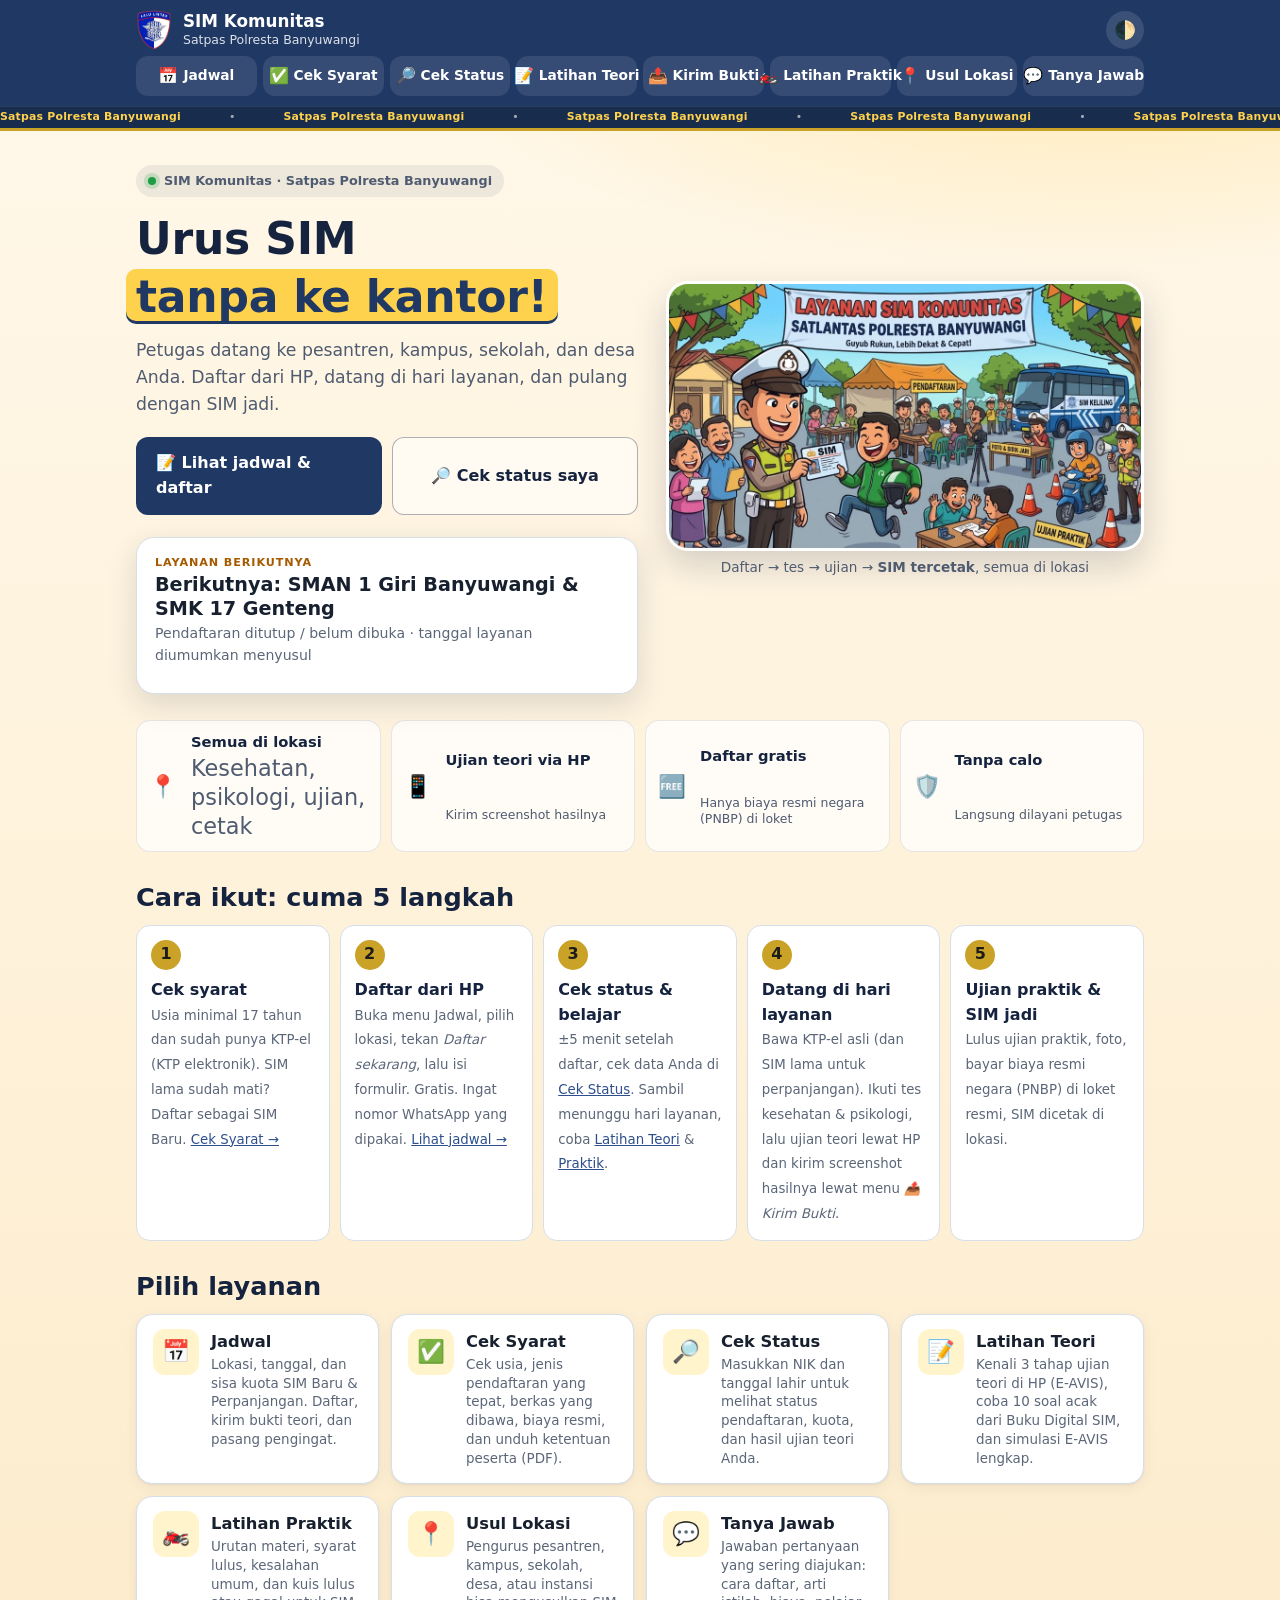
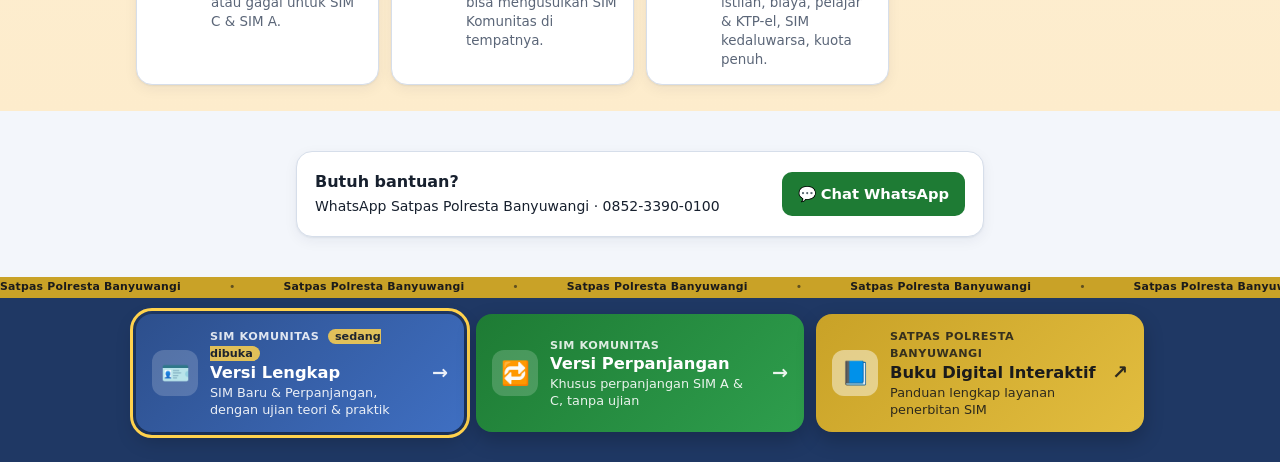
<file: index.html>
<!DOCTYPE html>
<html lang="id">
<head>
<meta charset="utf-8">
<meta name="viewport" content="width=device-width, initial-scale=1, viewport-fit=cover">
<title>SIM Komunitas Banyuwangi</title>
<meta name="description" content="Jadwal, sisa kuota, cek status pendaftaran, cek syarat, dan latihan ujian teori SIM Komunitas Satpas Polresta Banyuwangi.">
<meta name="theme-color" content="#1f3864">
<meta name="mobile-web-app-capable" content="yes">
<meta name="apple-mobile-web-app-capable" content="yes">
<meta name="apple-mobile-web-app-title" content="SIM Komunitas">
<meta name="apple-mobile-web-app-status-bar-style" content="default">
<meta property="og:title" content="SIM Komunitas Banyuwangi">
<meta property="og:description" content="SIM datang ke pesantren, kampus, sekolah & desa. Cek jadwal, sisa kuota, dan status pendaftaran Anda.">
<meta property="og:image" content="https://satpasbwi-sim.github.io/sim-komunitas-bwi/img/og-sampul.jpg">
<meta http-equiv="Content-Security-Policy" content="default-src 'self'; script-src 'self'; style-src 'self' https://fonts.googleapis.com; font-src https://fonts.gstatic.com; img-src 'self' data:; connect-src 'self' https://script.google.com https://script.googleusercontent.com https://satpasbwi-sim.github.io; frame-src 'none'; object-src 'none'; base-uri 'self'; form-action 'none'">
<link rel="icon" href="img/ikon-192.png">
<link rel="apple-touch-icon" href="img/ikon-apple-180.png">
<link rel="manifest" href="manifest.webmanifest">
<script src="versi.js"></script>
<link rel="preconnect" href="https://fonts.googleapis.com">
<link rel="stylesheet" href="https://fonts.googleapis.com/css2?family=Baloo+2:wght@700;800&family=Plus+Jakarta+Sans:wght@400;500;600;700;800&display=swap">
<link rel="stylesheet" href="style.css">
</head>
<body>
<a class="lewati" href="#jadwal">Langsung ke jadwal</a>

<header class="atas">
  <div class="wrap atas-isi">
    <a class="merek" href="#beranda" aria-label="SIM Komunitas – kembali ke Beranda">
      <img src="img/logo-lantas-baru.webp" alt="" width="37" height="40" class="logo">
      <span><b>SIM Komunitas</b><small>Satpas Polresta Banyuwangi</small></span>
    </a>
    <button type="button" class="pasang-atas" id="tombolPasangAtas" hidden>📲 Pasang</button>
    <button type="button" class="tema" id="tombolTema" aria-label="Ganti mode terang/gelap">🌓</button>
  </div>
  <nav class="wrap menu" aria-label="Menu utama">
    <a href="#jadwal"><span aria-hidden="true">📅</span>Jadwal</a>
    <a href="#syarat"><span aria-hidden="true">✅</span>Cek Syarat</a>
    <a href="#status"><span aria-hidden="true">🔎</span>Cek Status</a>
    <a href="#teori" data-hanya="A"><span aria-hidden="true">📝</span>Latihan Teori</a>
    <a href="#bukti" data-buka-bukti data-hanya="A" aria-haspopup="dialog"><span aria-hidden="true">📤</span>Kirim Bukti</a>
    <a href="#praktik" data-hanya="A"><span aria-hidden="true">🏍️</span>Latihan Praktik</a>
    <a href="#usulan"><span aria-hidden="true">📍</span>Usul Lokasi</a>
    <a href="#tanya"><span aria-hidden="true">💬</span>Tanya Jawab</a>
  </nav>
  <div class="ticker ticker-atas" role="marquee" aria-label="Info Satpas Polresta Banyuwangi">
    <div class="ticker-jalur"><div class="ticker-isi"><span class="ti"><b>Satpas Polresta Banyuwangi</b></span><span class="ti"><b>Satpas Polresta Banyuwangi</b></span><span class="ti"><b>Satpas Polresta Banyuwangi</b></span><span class="ti"><b>Satpas Polresta Banyuwangi</b></span></div><div class="ticker-isi" aria-hidden="true"><span class="ti"><b>Satpas Polresta Banyuwangi</b></span><span class="ti"><b>Satpas Polresta Banyuwangi</b></span><span class="ti"><b>Satpas Polresta Banyuwangi</b></span><span class="ti"><b>Satpas Polresta Banyuwangi</b></span></div></div>
  </div>
</header>

<main>
  <section class="sampul" id="beranda" data-panel="beranda">
    <div class="wrap sampul-isi">
      <div class="sampul-teks">
        <p class="eyebrow"><span class="titik"></span><span>SIM Komunitas<span data-hanya="B"> · Khusus Perpanjangan</span> · Satpas Polresta Banyuwangi</span></p>
        <h1><span class="h1-a"><span data-hanya="A">Urus SIM</span><span data-hanya="B">Perpanjang SIM</span></span> <span class="h1-b">tanpa ke kantor!</span></h1>
        <p class="lead" data-hanya="A">Petugas datang ke pesantren, kampus, sekolah, dan desa Anda. Daftar dari HP, datang di hari layanan, dan pulang dengan SIM jadi.</p>
        <p class="lead" data-hanya="B">Perpanjangan SIM A &amp; SIM C dilayani langsung di wilayah Anda. Daftar dari HP, bawa SIM lama yang masih berlaku, tanpa ujian teori dan praktik.</p>
        <div class="cta">
          <a class="tombol besar" href="#jadwal">📝 Lihat jadwal &amp; daftar</a>
          <a class="tombol besar garis" href="#status">🔎 Cek status saya</a>
        </div>

        <article class="tiket" id="tiket" aria-live="polite">
          <div class="tiket-kiri">
            <span class="tiket-label">Layanan berikutnya</span>
            <b class="tiket-nama" id="tiketNama">Memuat jadwal…</b>
            <span class="tiket-tgl" id="tiketTgl"></span>
            <div class="tiket-kuota" id="tiketKuota"></div>
          </div>
          <div class="tiket-kanan" id="tiketHitung">
            <div><b id="hH">–</b><small>hari</small></div>
            <div><b id="hJ">–</b><small>jam</small></div>
            <div><b id="hM">–</b><small>menit</small></div>
          </div>
        </article>
      </div>

      <figure class="sampul-gambar">
        <img data-hanya="A" src="img/sampul-lengkap-1000.webp" srcset="img/sampul-lengkap-1000.webp 1000w, img/sampul-lengkap-2000.webp 2000w" sizes="(max-width: 860px) calc(100vw - 32px), 520px" width="2000" height="1116" loading="lazy" decoding="async" alt="Layanan SIM Komunitas lengkap: pendaftaran, foto dan sidik jari, ujian praktik sepeda motor, mobil SIM Keliling, dan petugas menyerahkan SIM kepada warga">
        <img data-hanya="B" src="img/sampul-perpanjangan-1000.webp" srcset="img/sampul-perpanjangan-1000.webp 1000w, img/sampul-perpanjangan-2000.webp 2000w" sizes="(max-width: 860px) calc(100vw - 32px), 520px" width="2000" height="1116" loading="lazy" decoding="async" alt="Layanan perpanjangan SIM Komunitas di balai desa: tenda pendaftaran, foto dan sidik jari, mobil SIM Keliling, dan warga menerima SIM baru">
        <figcaption><span data-hanya="A">Daftar → tes → ujian → <b>SIM tercetak</b>, semua di lokasi</span><span data-hanya="B">Daftar → tes kesehatan → tes psikologi → registrasi → identifikasi → <b>SIM tercetak</b></span></figcaption>
      </figure>
    </div>
    <div class="wrap">
      <ul class="keunggulan">
        <li><span>📍</span><b>Semua di lokasi</b><small><span data-hanya="A">Kesehatan, psikologi, ujian, cetak</span><span data-hanya="B">Kesehatan, psikologi, foto, cetak</span></small></li>
        <li data-hanya="A"><span>📱</span><b>Ujian teori via HP</b><small>Kirim screenshot hasilnya</small></li>
        <li data-hanya="B"><span>✅</span><b>Tanpa ujian</b><small>Untuk SIM yang masih berlaku</small></li>
        <li><span>🆓</span><b>Daftar gratis</b><small>Hanya biaya resmi negara (PNBP) di loket</small></li>
        <li><span>🛡️</span><b>Tanpa calo</b><small>Langsung dilayani petugas</small></li>
      </ul>
    </div>
    <div class="wrap">
      <div class="pasang" id="kartuPasang" hidden>
        <div class="pasang-ikon"><img src="img/ikon-192.png" alt="" width="56" height="56"></div>
        <div class="pasang-isi">
          <b>Pasang SIM Komunitas di HP</b>
          <p class="kecil" id="pasangTeks">Buka lebih cepat dari layar utama seperti aplikasi, dan tetap bisa melihat jadwal, ketentuan, dan latihan soal saat sinyal lemah.</p>
          <div class="baris-aksi"><button type="button" class="tombol kecil" id="tombolPasang">📲 Pasang aplikasi</button><button type="button" class="tombol kecil garis" id="tutupPasang">Nanti saja</button></div>
        </div>
      </div>
      <div class="pengumuman" data-pengumuman hidden></div>
      <!-- Cara ikut: salinan daftar langkah dari bagian ALUR (diisi app.js) supaya pengunjung baru langsung paham urutannya -->
      <div class="cara-ikut" id="caraIkut"></div>
      <h2 class="judul-layanan">Pilih layanan</h2>
      <div class="layanan">
        <a class="layanan-kartu" href="#jadwal"><span class="lk-ikon">📅</span><b>Jadwal</b><small><span data-hanya="A">Lokasi, tanggal, dan sisa kuota SIM Baru &amp; Perpanjangan. Daftar, kirim bukti teori, dan pasang pengingat.</span><span data-hanya="B">Lokasi, tanggal, dan sisa kuota Perpanjangan. Daftar, petunjuk arah, dan pasang pengingat.</span></small></a>
        <a class="layanan-kartu" href="#syarat"><span class="lk-ikon">✅</span><b>Cek Syarat</b><small>Cek usia, jenis pendaftaran yang tepat, berkas yang dibawa, biaya resmi, dan unduh ketentuan peserta (PDF).</small></a>
        <a class="layanan-kartu" href="#status"><span class="lk-ikon">🔎</span><b>Cek Status</b><small data-hanya="A">Masukkan NIK dan tanggal lahir untuk melihat status pendaftaran, kuota, dan hasil ujian teori Anda.</small><small data-hanya="B">Masukkan NIK dan tanggal lahir untuk melihat status pendaftaran, kuota, masa berlaku SIM lama, dan berkas yang dibawa.</small></a>
        <a class="layanan-kartu" data-hanya="A" href="#teori"><span class="lk-ikon">📝</span><b>Latihan Teori</b><small>Kenali 3 tahap ujian teori di HP (E-AVIS), coba 10 soal acak dari Buku Digital SIM, dan simulasi E-AVIS lengkap.</small></a>
        <a class="layanan-kartu" data-hanya="A" href="#praktik"><span class="lk-ikon">🏍️</span><b>Latihan Praktik</b><small>Urutan materi, syarat lulus, kesalahan umum, dan kuis lulus atau gagal untuk SIM C &amp; SIM A.</small></a>
        <a class="layanan-kartu" href="#usulan"><span class="lk-ikon">📍</span><b>Usul Lokasi</b><small>Pengurus pesantren, kampus, sekolah, desa, atau instansi bisa mengusulkan SIM Komunitas di tempatnya.</small></a>
        <a class="layanan-kartu" href="#tanya"><span class="lk-ikon">💬</span><b>Tanya Jawab</b><small>Jawaban pertanyaan yang sering diajukan: cara daftar, arti istilah, biaya, pelajar &amp; KTP-el, SIM kedaluwarsa, kuota penuh.</small></a>
      </div>
    </div>
  </section>

  <!-- ============ JADWAL & KUOTA ============ -->
  <section id="jadwal" data-panel="jadwal" class="bagian">
    <div class="wrap">
      <h2>Jadwal &amp; sisa kuota</h2>
      <div class="pengumuman" data-pengumuman hidden></div>
      <p class="sub" id="jadwalInfo">Memuat jadwal…</p>
      <div class="grid" id="daftarJadwal" aria-live="polite"></div>
      <p class="kecil redup" id="jadwalHabis" hidden>Jadwal SIM Komunitas periode ini sudah selesai. Info jadwal berikutnya lewat WhatsApp Satpas <a data-wa href="#">0852-3390-0100</a>.</p>
      <p class="ajak-usul">Belum ada jadwal di dekat Anda? <a href="#usulan">📍 Usulkan lokasi Anda</a></p>
    </div>
  </section>

  <!-- ============ USULKAN LOKASI ============ -->
  <section id="usulan" data-panel="usulan" class="bagian usulan">
    <div class="wrap">
      <h2>Usulkan SIM Komunitas di tempat Anda <span class="chip emas chip-judul">BARU</span></h2>
      <p class="sub">Pengurus pondok pesantren, kampus, sekolah, desa, atau instansi bisa mengusulkan lokasi. Usulan masuk langsung ke petugas Satpas, lalu Anda dihubungi lewat WhatsApp untuk mengatur jadwal.</p>
      <p class="usul-warga">🙋 <b>Warga biasa juga boleh mengusulkan.</b> Bila bisa, ajak pengurus tempat itu (pengasuh pondok, kepala sekolah, kepala desa, pimpinan instansi) menjadi penanggung jawab, karena merekalah yang menyiapkan tempat.</p>
      <ol class="usulan-langkah">
        <li><b>Isi usulan</b><small>Kurang dari 2 menit</small></li>
        <li><b>Dihubungi petugas</b><small>Lewat WhatsApp penanggung jawab</small></li>
        <li><b>Jadwal diumumkan</b><small>Tampil di menu Jadwal</small></li>
      </ol>
      <div class="usulan-isi">
      <form class="panel" id="formUsulan" novalidate>
        <fieldset data-hanya="A">
          <legend>Layanan yang diusulkan</legend>
          <div class="pilihan">
            <label><input type="radio" name="layanan" value="SIM Baru & Perpanjangan" checked><span>SIM Baru &amp; Perpanjangan<small>Lengkap: ujian teori &amp; praktik di lokasi</small></span></label>
            <label><input type="radio" name="layanan" value="Perpanjangan saja"><span>Perpanjangan saja<small>Tanpa ujian, butuh tempat lebih sederhana</small></span></label>
          </div>
        </fieldset>
        <p class="layanan-b" data-hanya="B">📋 Usulan ini untuk layanan <b>Perpanjangan SIM saja</b>. Butuh SIM Baru juga? <a data-ke-versi="A" href="#usulan">Gunakan versi lengkap</a>.</p>
        <fieldset>
          <legend>Jenis tempat</legend>
          <div class="pilihan tiga">
            <label><input type="radio" name="jenis" value="Pondok Pesantren" checked><span><b aria-hidden="true">🕌</b>Pesantren</span></label>
            <label><input type="radio" name="jenis" value="Kampus"><span><b aria-hidden="true">🎓</b>Kampus</span></label>
            <label><input type="radio" name="jenis" value="Sekolah"><span><b aria-hidden="true">🏫</b>Sekolah</span></label>
            <label><input type="radio" name="jenis" value="Desa / Kelurahan"><span><b aria-hidden="true">🏘️</b>Desa</span></label>
            <label><input type="radio" name="jenis" value="Instansi / Perusahaan"><span><b aria-hidden="true">🏢</b>Instansi</span></label>
            <label><input type="radio" name="jenis" value="Lainnya"><span><b aria-hidden="true">✳️</b>Lainnya</span></label>
          </div>
        </fieldset>
        <label class="isian" id="isianJenisLain">Sebutkan jenis tempat <input name="jenisLain" maxlength="60" placeholder="Contoh: karang taruna, paguyuban ojek, pasar"></label>
        <label class="isian">Nama tempat <input name="nama" maxlength="120" placeholder="Contoh: Ponpes Darul Ulum" required></label>
        <div class="dua-kolom">
          <label class="isian">Kecamatan
            <select name="kecamatan" required>
            <option value="">Pilih kecamatan</option>
            <option>Bangorejo</option>
            <option>Banyuwangi</option>
            <option>Blimbingsari</option>
            <option>Cluring</option>
            <option>Gambiran</option>
            <option>Genteng</option>
            <option>Giri</option>
            <option>Glagah</option>
            <option>Glenmore</option>
            <option>Kabat</option>
            <option>Kalibaru</option>
            <option>Kalipuro</option>
            <option>Licin</option>
            <option>Muncar</option>
            <option>Pesanggaran</option>
            <option>Purwoharjo</option>
            <option>Rogojampi</option>
            <option>Sempu</option>
            <option>Siliragung</option>
            <option>Singojuruh</option>
            <option>Songgon</option>
            <option>Srono</option>
            <option>Tegaldlimo</option>
            <option>Tegalsari</option>
            <option>Wongsorejo</option>
            </select>
          </label>
          <label class="isian">Alamat / patokan <span class="opsional">(opsional)</span><input name="alamat" maxlength="200" placeholder="Dusun, desa, patokan"></label>
        </div>
        <div class="dua-kolom">
          <label class="isian">Nama penanggung jawab <input name="pj" maxlength="80" autocomplete="name" required></label>
          <label class="isian">Jabatan <span class="opsional">(opsional)</span><input name="jabatan" maxlength="60" placeholder="Pengasuh, Kades, Wakasek…"></label>
        </div>
        <label class="isian">Nomor WhatsApp penanggung jawab <input name="wa" inputmode="tel" autocomplete="tel" maxlength="16" placeholder="0812xxxxxxxx" required></label>
        <div class="dua-kolom">
          <label class="isian" data-hanya="A" data-perkiraan-baru>Perkiraan peserta SIM Baru <input name="baru" type="number" inputmode="numeric" min="0" max="2000" placeholder="Contoh: 40"></label>
          <label class="isian">Perkiraan peserta Perpanjangan <input name="perpanjangan" type="number" inputmode="numeric" min="0" max="2000" placeholder="Contoh: 10"></label>
        </div>
        <label class="isian">Usulan tanggal <span class="opsional">(opsional)</span><small class="petunjuk">Paling cepat 7 hari dari hari ini; sebaiknya ±14 hari agar ada waktu menyiapkan tempat dan peserta.</small><input name="tanggal" type="date"></label>
        <label class="isian">Catatan <span class="opsional">(opsional)</span><textarea name="catatan" rows="3" maxlength="500" placeholder="Misalnya: tersedia aula dan lapangan untuk ujian praktik"></textarea></label>
        <label class="jebakan" aria-hidden="true">Website <input name="website" tabindex="-1" autocomplete="off"></label>
        <label class="setuju"><input type="checkbox" name="setuju" required><span>Saya bersedia dihubungi petugas Satpas Polresta Banyuwangi lewat nomor di atas.</span></label>
        <button class="tombol besar penuh" type="submit">📍 Kirim usulan</button>
        <div id="hasilUsulan" aria-live="polite"></div>
      </form>
      <aside class="usulan-samping">
        <div class="panel">
          <h3>Sebelum mengusulkan, pastikan tempat Anda punya:</h3>
          <ul class="cek-lokasi">
            <li>Ruang untuk registrasi, tes kesehatan &amp; psikologi</li>
            <li>Area atau lapangan untuk ujian praktik</li>
            <li>Listrik dan sinyal internet</li>
            <li>Penanggung jawab yang mudah dihubungi</li>
            <li>Daftar perkiraan peserta SIM Baru &amp; Perpanjangan</li>
          </ul>
          <p class="kecil redup">Lokasi dengan peserta lebih banyak dan tanggal yang longgar lebih mudah dijadwalkan.</p>
          <div class="samping-aksi">
            <a class="tombol kecil" href="unduhan/panduan-koordinator.html" target="_blank" rel="noopener">🧭 Panduan untuk penyelenggara</a>
            <a class="tombol kecil garis" href="unduhan/ketentuan-sim-komunitas.html" target="_blank" rel="noopener">📄 Ketentuan untuk peserta</a>
            <p class="kecil redup">Bisa dibaca di layar atau diunduh sebagai PDF dari halamannya.</p>
          </div>
        </div>
      </aside>
      </div>
    </div>
  </section>

  <!-- ============ ALUR ============ -->
  <section class="bagian alt" data-panel="jadwal">
    <div class="wrap">
      <h2 class="alur-judul">Cara ikut: cuma 5 langkah</h2>
      <ol class="alur" data-hanya="A">
        <li><b>Cek syarat</b><small>Usia minimal 17 tahun dan sudah punya KTP-el (KTP elektronik). SIM lama sudah mati? Daftar sebagai SIM Baru. <a href="#syarat">Cek Syarat →</a></small></li>
        <li><b>Daftar dari HP</b><small>Buka menu Jadwal, pilih lokasi, tekan <i>Daftar sekarang</i>, lalu isi formulir. Gratis. Ingat nomor WhatsApp yang dipakai. <a href="#jadwal">Lihat jadwal →</a></small></li>
        <li><b>Cek status &amp; belajar</b><small>±5 menit setelah daftar, cek data Anda di <a href="#status">Cek Status</a>. Sambil menunggu hari layanan, coba <a href="#teori">Latihan Teori</a> &amp; <a href="#praktik">Praktik</a>.</small></li>
        <li><b>Datang di hari layanan</b><small>Bawa KTP-el asli (dan SIM lama untuk perpanjangan). Ikuti tes kesehatan &amp; psikologi, lalu ujian teori lewat HP dan kirim screenshot hasilnya lewat menu <i>📤 Kirim Bukti</i>.</small></li>
        <li><b>Ujian praktik &amp; SIM jadi</b><small>Lulus ujian praktik, foto, bayar biaya resmi negara (PNBP) di loket resmi, SIM dicetak di lokasi.</small></li>
      </ol>
      <ol class="alur" data-hanya="B">
        <li><b>Cek masa berlaku</b><small>SIM lama harus masih berlaku pada hari layanan. Sudah mati? Daftar sebagai SIM Baru. <a href="#syarat">Cek Syarat →</a></small></li>
        <li><b>Daftar dari HP</b><small>Buka menu Jadwal, pilih lokasi, tekan <i>Daftar sekarang</i>, lalu isi formulir. Gratis. <a href="#jadwal">Lihat jadwal →</a></small></li>
        <li><b>Siapkan berkas</b><small>KTP-el (KTP elektronik) asli, SIM lama asli, dan kartu BPJS Kesehatan (JKN) yang aktif. Cek data Anda di <a href="#status">Cek Status</a>.</small></li>
        <li><b>Datang di hari layanan</b><small>Tunjukkan berkas ke petugas, lalu tes kesehatan &amp; psikologi di tempat. Tanpa ujian teori &amp; praktik.</small></li>
        <li><b>Foto, bayar &amp; SIM jadi</b><small>Foto, bayar biaya resmi negara (PNBP) di loket resmi/BRIVA, SIM langsung dicetak.</small></li>
      </ol>
    </div>
  </section>

  <!-- ============ CEK SYARAT ============ -->
  <section id="syarat" data-panel="syarat" class="bagian">
    <div class="wrap sempit">
      <h2>Cek syarat: apakah saya bisa ikut?</h2>
      <p class="sub">Jawab 3 pertanyaan, langsung tahu jenis pendaftaran yang tepat, berkas yang dibawa, dan biaya resminya. Data tidak dikirim ke mana pun.</p>
      <form class="panel" id="formSyarat" novalidate>
        <fieldset>
          <legend>1. Mau mengurus apa?</legend>
          <div class="pilihan">
            <label data-hanya="A"><input type="radio" name="permohonan" value="baru" checked><span>SIM Baru<small>Belum pernah punya</small></span></label>
            <label><input type="radio" name="permohonan" value="perpanjangan"><span>Perpanjangan<small>SIM lama mau habis</small></span></label>
          </div>
        </fieldset>
        <fieldset>
          <legend>2. Golongan SIM</legend>
          <div class="pilihan">
            <label><input type="radio" name="gol" value="C" checked><span>SIM C<small>Sepeda motor</small></span></label>
            <label><input type="radio" name="gol" value="A"><span>SIM A<small>Mobil pribadi</small></span></label>
          </div>
        </fieldset>
        <label class="isian">3. Tanggal lahir <input type="date" name="lahir" required></label>
        <label class="isian" id="isianBerlaku" hidden>Masa berlaku SIM lama sampai <input type="date" name="berlaku"></label>
        <button class="tombol" type="submit">Cek sekarang</button>
      </form>
      <div id="hasilSyarat" aria-live="polite"></div>
      <div class="ketentuan">
        <div class="ketentuan-ikon" aria-hidden="true">📄</div>
        <div class="ketentuan-isi">
          <b>Ketentuan lengkap peserta SIM Komunitas</b>
          <p class="kecil">Siapa yang boleh ikut, 4 persyaratan penerbitan SIM, berkas yang dibawa, ketentuan perpanjangan, ujian ulang, biaya resmi, dan dasar hukum — Perpol No. 5/2021 jo. Perpol No. 2/2023. 3 halaman A4, siap dicetak.</p>
          <div class="ketentuan-aksi">
            <a class="tombol kecil" href="unduhan/Ketentuan-Peserta-SIM-Komunitas-Banyuwangi.pdf" download>⬇ Unduh PDF</a>
            <a class="tombol kecil garis" href="unduhan/ketentuan-sim-komunitas.html" target="_blank" rel="noopener">👁 Baca di layar</a>
          </div>
        </div>
      </div>
    </div>
  </section>

  <!-- ============ CEK STATUS ============ -->
  <section id="status" data-panel="status" class="bagian alt">
    <div class="wrap sempit">
      <h2>Cek status pendaftaran</h2>
      <p class="sub" data-hanya="A">Sudah mengisi formulir? Lihat apakah data Anda masuk kuota, dan hasil ujian teori yang sudah dicek petugas.</p>
      <p class="sub" data-hanya="B">Sudah mengisi formulir? Lihat apakah data Anda masuk kuota, masa berlaku SIM lama, berkas yang dibawa, dan jadwal datang.</p>
      <form class="panel" id="formStatus" novalidate>
        <label class="isian">NIK (16 angka) <input name="nik" inputmode="numeric" autocomplete="off" maxlength="19" placeholder="3510xxxxxxxxxxxx" required></label>
        <label class="isian">Tanggal lahir <input type="date" name="lahir" required></label>
        <button class="tombol" type="submit">Cek status</button>
        <p class="kecil redup">🔒 NIK hanya dipakai untuk mencocokkan data dan tidak disimpan di halaman ini. Nama ditampilkan tersamar.</p>
      </form>
      <div id="hasilStatus" aria-live="polite"></div>
    </div>
  </section>

  <!-- ============ LATIHAN TEORI ============ -->
  <section id="teori" data-panel="teori" data-hanya="A" class="bagian">
    <div class="wrap sempit">
      <h2>Latihan ujian teori</h2>
      <p class="sub">Ujian teori SIM memakai <b>E-AVIS</b> (aplikasi ujian teori elektronik) dan dapat dikerjakan lewat HP. Kenali tahapannya, lalu berlatih dengan soal dari <b>Buku Digital SIM Satpas Banyuwangi</b>.</p>
      <div class="eavis">
        <div class="ev"><span class="ev-ikon">⚠️</span><b>1. Persepsi Bahaya</b><small>25 soal · 10 menit</small><p class="kecil">Mengenali potensi bahaya di jalan dan bereaksi dengan tepat.</p></div>
        <div class="ev"><span class="ev-ikon">💡</span><b>2. Wawasan</b><small>20 soal · 20 menit</small><p class="kecil">Menyesuaikan diri saat berkendara demi keselamatan dan ketertiban.</p></div>
        <div class="ev"><span class="ev-ikon">🎓</span><b>3. Pengetahuan</b><small>20 soal · 20 menit</small><p class="kecil">Dasar dan norma hukum lalu lintas yang berlaku.</p></div>
      </div>
      <div class="angka-teori">
        <div><b>65 soal</b><small>total 3 tahap</small></div>
        <div><b>50 menit</b><small>total waktu</small></div>
        <div><b>≥ 70</b><small>nilai lulus</small></div>
      </div>
      <p class="kecil redup">Nilai lulus paling rendah 70 (Pasal 15 Perpol 5/2021). E-AVIS dapat dikerjakan pada perangkat Satpas atau gawai milik pemohon (Pasal 14 ayat 2 Perpol 2/2023). <b>Peserta SIM Komunitas:</b> setelah ujian, simpan screenshot hasilnya lalu kirim lewat menu <i>📤 Kirim Bukti</i> di bagian atas halaman.</p>
      <h3 class="judul-latihan">Latihan kilat 10 soal</h3>
      <div class="panel" id="kuis">
        <div class="pilihan" id="kuisGol">
          <label><input type="radio" name="kgol" value="C" checked><span>Latihan SIM C</span></label>
          <label><input type="radio" name="kgol" value="A"><span>Latihan SIM A</span></label>
        </div>
        <button class="tombol" type="button" id="mulaiKuis">▶ Mulai latihan kilat</button>
        <p class="kecil redup" id="kuisInfo">Latihan, bukan ujian resmi.</p>
      </div>
      <div class="buku">
        <div><b>📘 Mau latihan lengkap seperti ujian asli?</b><p class="kecil">Simulasi E-AVIS 65 soal dengan hitung mundur, e-book, dan video materi ada di Buku Digital.</p></div>
        <a class="tombol garis" data-buku-teori href="#" target="_blank" rel="noopener">Buka simulasi E-AVIS</a>
      </div>
    </div>
  </section>

  <!-- ============ LATIHAN PRAKTIK ============ -->
  <section id="praktik" data-panel="praktik" data-hanya="A" class="bagian alt">
    <div class="wrap sempit">
      <h2>Latihan ujian praktik</h2>
      <p class="sub">Pelajari urutan materi dan syarat lulus ujian praktik sesuai Kep/105/VIII/2023 dan Buku Digital SIM (B.13), lalu uji pemahaman Anda dengan kuis <i>lulus atau gagal</i>.</p>
      <div class="pp-tab" id="praktikTab" role="tablist">
        <button type="button" role="tab" data-gol="C" aria-selected="true">🏍️ SIM C · Motor</button>
        <button type="button" role="tab" data-gol="A" aria-selected="false">🚗 SIM A · Mobil</button>
      </div>
      <div class="praktik-isi" id="praktikIsi" aria-live="polite"></div>
      <p class="kecil redup">Latihan ini untuk memahami urutan dan aturan, bukan pengganti latihan berkendara. Ujian praktik SIM Komunitas dilaksanakan di lapangan uji yang disiapkan di lokasi.</p>
    </div>
  </section>

  <!-- ============ TANYA JAWAB ============ -->
  <section id="tanya" data-panel="tanya" class="bagian alt">
    <div class="wrap sempit">
      <h2>Tanya jawab</h2>
      <details><summary>Bagaimana cara mendaftar?</summary><p>Buka menu <a href="#jadwal">Jadwal</a>, pilih lokasi yang pendaftarannya dibuka, tekan <b>Daftar sekarang</b>, lalu isi formulir dan kirim. Pendaftaran gratis. Sekitar 5 menit kemudian data Anda bisa dicek di <a href="#status">Cek Status</a>.</p></details>
      <details><summary>Apa arti E-AVIS, PNBP, BRIVA, KTP-el, dan JKN?</summary><p><b>E-AVIS</b>: aplikasi ujian teori SIM elektronik, bisa dikerjakan lewat HP. <b>PNBP</b>: biaya resmi negara untuk penerbitan SIM. <b>BRIVA</b>: nomor pembayaran Bank BRI untuk membayar PNBP. <b>KTP-el</b>: KTP elektronik. <b>JKN</b>: kepesertaan BPJS Kesehatan.</p></details>
      <details data-hanya="B"><summary>Apakah perpanjangan perlu ujian teori dan praktik?</summary><p>Tidak, selama SIM lama <b>masih berlaku</b>. Peserta cukup membawa KTP-el, SIM lama asli, dan kartu BPJS Kesehatan (JKN) yang aktif, lalu mengikuti tes kesehatan &amp; psikologi di lokasi. Golongan yang dilayani: SIM A dan SIM C.</p></details>
      <details><summary>Siapa yang boleh ikut SIM Komunitas?</summary><p>Warga yang berdomisili di Banyuwangi (sesuai KTP), berusia minimal 17 tahun untuk SIM C dan SIM A, dan termasuk komunitas sasaran: santri &amp; pengurus pondok pesantren, mahasiswa &amp; civitas kampus, siswa SMA sederajat yang cukup umur, atau masyarakat desa di lokasi layanan. <a href="unduhan/Ketentuan-Peserta-SIM-Komunitas-Banyuwangi.pdf" download>Unduh ketentuan lengkap (PDF)</a>.</p></details>
      <details><summary>Berapa biayanya?</summary><p>Pendaftaran gratis. Yang dibayar hanya <b>PNBP</b> (Penerimaan Negara Bukan Pajak, yaitu biaya resmi negara, PP No. 76 Tahun 2020) di loket resmi atau lewat BRIVA (nomor pembayaran Bank BRI): SIM C baru Rp100.000, SIM A baru Rp120.000, perpanjangan SIM C Rp75.000, perpanjangan SIM A Rp80.000. Biaya tes kesehatan dan psikologi mengikuti ketentuan petugas di lokasi. <b>Jangan membayar ke perorangan.</b></p></details>
      <details data-hanya="A"><summary>Saya pelajar, umur saya belum 17 tahun. Boleh ikut?</summary><p>Belum boleh. Usia minimal <b>17 tahun</b> untuk SIM C dan SIM A, dihitung pada hari layanan. Masukkan tanggal lahir di <a href="#syarat">Cek Syarat</a> untuk memastikan. Bila belum cukup umur, ikuti jadwal berikutnya setelah berusia 17 tahun.</p></details>
      <details><summary>Saya sudah 17 tahun tapi belum punya KTP-el. Bisa ikut?</summary><p>Belum bisa. <b>KTP-el wajib</b> dibawa saat layanan. Urus KTP-el terlebih dahulu di Dispendukcapil atau kecamatan, lalu ikuti jadwal SIM Komunitas berikutnya atau datang langsung ke Satpas Polresta Banyuwangi.</p></details>
      <details><summary>Lokasi sekolah sudah tampil, tapi tanggalnya belum ada. Kapan diumumkan?</summary><p>Tanggal dan jam layanan di sekolah diumumkan melalui <b>pihak sekolah</b> dan tampil di menu <a href="#jadwal">Jadwal</a> halaman ini. Bila pendaftaran sudah dibuka, Anda boleh mendaftar lebih dulu.</p></details>
      <details><summary>Saya sudah daftar tapi tidak bisa datang di hari layanan. Bagaimana?</summary><p>Silakan datang langsung ke <b>Satpas Polresta Banyuwangi</b> pada jam pelayanan dengan membawa berkas yang sama.</p></details>
      <details><summary>Apakah SIM langsung jadi hari itu?</summary><p>Ya. Semua tahap dilakukan di lokasi. Bila lulus semua tahap<span data-hanya="A"> (SIM Baru: tes kesehatan, psikologi, ujian teori, dan ujian praktik)</span>, SIM dicetak di lokasi pada hari itu.</p></details>
      <details><summary>SIM saya sudah lewat masa berlaku. Bisa perpanjangan?</summary><p>Tidak. SIM yang sudah lewat masa berlaku harus diajukan sebagai <b>SIM Baru</b>, termasuk ujian teori dan praktik. Gunakan <a href="#syarat">Cek Syarat</a> untuk memastikan.</p></details>
      <details data-hanya="A"><summary>Saya belum lulus ujian teori. Bagaimana?</summary><p>Tetap kirim screenshot hasilnya. Petugas akan menjelaskan jadwal ujian ulang. Setelah ujian ulang, kirim lagi hasil terbaru dengan nomor WhatsApp yang sama; bukti lama otomatis diganti.</p></details>
      <details><summary>Data saya tidak ditemukan di Cek Status.</summary><p>Data baru tampil sekitar 5 menit setelah formulir dikirim. Pastikan NIK dan tanggal lahir sama persis dengan yang diisi di formulir. Bila masih tidak ada, hubungi WhatsApp Satpas.</p></details>
      <details><summary>Saya warga biasa, bukan pengurus. Boleh mengusulkan lokasi?</summary><p>Boleh. Isi menu <a href="#usulan">Usul Lokasi</a>. Bila bisa, ajak pengurus tempat itu (pengasuh pondok, kepala sekolah, kepala desa, pimpinan instansi) menjadi penanggung jawab, karena merekalah yang menyiapkan tempat bersama petugas.</p></details>
      <details><summary>Apa saja yang harus disiapkan bila lokasi kami diusulkan?</summary><p>Ruang untuk registrasi serta tes kesehatan &amp; psikologi, area atau lapangan untuk ujian praktik, listrik dan sinyal internet, penanggung jawab yang mudah dihubungi, dan perkiraan jumlah peserta. Rinciannya ada di <a href="unduhan/panduan-koordinator.html" target="_blank" rel="noopener">Panduan untuk penyelenggara</a>.</p></details>
      <details><summary>Berapa jumlah peserta yang dibutuhkan?</summary><p>Jumlah peserta dan kuota disepakati bersama petugas saat Anda dihubungi. Lokasi dengan peserta lebih banyak dan tanggal yang longgar lebih mudah dijadwalkan.</p></details>
      <details><summary>Kapan sebaiknya mengusulkan, dan apakah ada biaya untuk penyelenggara?</summary><p>Usulkan sekitar <b>14 hari</b> sebelum tanggal yang diinginkan (paling cepat 7 hari). Setelah itu petugas menghubungi penanggung jawab lewat WhatsApp untuk menyepakati tanggal, jam, kuota, dan titik lokasi. Pendaftaran peserta gratis; peserta hanya membayar PNBP resmi di loket. Penyelenggara <b>dilarang memungut biaya apa pun</b> dari warga.</p></details>
      <details><summary>Kuota sudah penuh, apa yang bisa saya lakukan?</summary><p>Pilih lokasi lain yang masih tersedia, atau datang langsung ke Satpas Polresta Banyuwangi pada jam pelayanan. Jadwal SIM Komunitas berikutnya diumumkan lewat halaman ini dan WhatsApp Satpas.</p></details>
    </div>
  </section>

  <section class="bagian kontak">
    <div class="wrap sempit">
      <div class="panel sejajar">
        <div><b>Butuh bantuan?</b><p class="kecil">WhatsApp Satpas Polresta Banyuwangi · <span data-wa-teks>0852-3390-0100</span></p></div>
        <a class="tombol wa" data-wa href="#" target="_blank" rel="noopener">💬 Chat WhatsApp</a>
      </div>
    </div>
  </section>
</main>

<footer>
  <div class="ticker ticker-bawah" role="marquee" aria-label="Info Satpas Polresta Banyuwangi">
    <div class="ticker-jalur"><div class="ticker-isi"><span class="ti"><b>Satpas Polresta Banyuwangi</b></span><span class="ti"><b>Satpas Polresta Banyuwangi</b></span><span class="ti"><b>Satpas Polresta Banyuwangi</b></span><span class="ti"><b>Satpas Polresta Banyuwangi</b></span></div><div class="ticker-isi" aria-hidden="true"><span class="ti"><b>Satpas Polresta Banyuwangi</b></span><span class="ti"><b>Satpas Polresta Banyuwangi</b></span><span class="ti"><b>Satpas Polresta Banyuwangi</b></span><span class="ti"><b>Satpas Polresta Banyuwangi</b></span></div></div>
  </div>
  <div class="wrap">
    <nav class="ft-tautan" aria-label="Versi portal dan Buku Digital">
      <a class="ft-kartu ft-versi-a" data-ke-versi="A" href="#beranda">
        <span class="ft-ikon" aria-hidden="true">🪪</span>
        <span class="ft-teks"><small>SIM Komunitas <span class="ft-kini" data-hanya="A">sedang dibuka</span></small><b>Versi Lengkap</b><em>SIM Baru &amp; Perpanjangan, dengan ujian teori &amp; praktik</em></span>
        <span class="ft-panah" aria-hidden="true">→</span>
      </a>
      <a class="ft-kartu ft-versi-b" data-ke-versi="B" href="#beranda">
        <span class="ft-ikon" aria-hidden="true">🔁</span>
        <span class="ft-teks"><small>SIM Komunitas <span class="ft-kini" data-hanya="B">sedang dibuka</span></small><b>Versi Perpanjangan</b><em>Khusus perpanjangan SIM A &amp; C, tanpa ujian</em></span>
        <span class="ft-panah" aria-hidden="true">→</span>
      </a>
      <a class="ft-kartu ft-buku" data-buku href="#" target="_blank" rel="noopener">
        <span class="ft-ikon" aria-hidden="true">📘</span>
        <span class="ft-teks"><small>Satpas Polresta Banyuwangi</small><b>Buku Digital Interaktif</b><em>Panduan lengkap layanan penerbitan SIM</em></span>
        <span class="ft-panah" aria-hidden="true">↗</span>
      </a>
    </nav>
  </div>
</footer>

<template id="tplJadwal">
  <article class="kartu-jadwal">
    <div class="kj-atas"><span class="kj-ikon"></span><div><h3></h3><p class="kj-ket"></p></div><span class="chip kj-status"></span></div>
    <p class="kj-waktu"></p>
    <div class="kj-kuota"></div>
    <div class="kj-aksi"></div>
  </article>
</template>

<dialog class="popup" id="popPraktik" aria-labelledby="ppJudul">
  <div class="pp-kepala">
    <div><span class="pp-kode">B.13</span><h2 id="ppJudul">Kuis Ujian Praktik</h2><p class="kecil" id="ppSub">Lulus atau gagal?</p></div>
    <button type="button" class="pp-tutup" data-tutup-praktik aria-label="Tutup">✕</button>
  </div>
  <div class="pp-isi" id="ppIsi"></div>
</dialog>

<!-- Pop-up Kirim Bukti Ujian Teori: muncul sekali per kunjungan di Versi A (Versi Perpanjangan tidak ada ujian teori). -->
<dialog class="popup pop-bukti" id="popBukti" aria-labelledby="pbJudul" data-hanya="A">
  <div class="pp-kepala">
    <div><span class="pp-kode">SIM Baru</span><h2 id="pbJudul">📤 Kirim Bukti Ujian Teori</h2><p class="kecil">Lulus maupun belum lulus</p></div>
    <button type="button" class="pp-tutup" data-tutup-bukti aria-label="Tutup">✕</button>
  </div>
  <div class="pp-isi">
    <p>Sudah ikut <b>ujian teori SIM</b> di lokasi SIM Komunitas? Kirim screenshot hasilnya, <b>lulus maupun belum lulus</b>, supaya petugas bisa langsung mencocokkan data Anda.</p>
    <p class="kj-segera" id="pbLokasi" hidden></p>
    <ol class="kecil pb-langkah">
      <li>Tekan <b>Kirim bukti sekarang</b>.</li>
      <li>Tulis nomor WhatsApp yang dipakai saat mendaftar.</li>
      <li>Pilih screenshot hasil ujian teori, tekan <b>Kirim</b>, lalu tunjukkan layar hijau ke petugas.</li>
    </ol>
    <div class="pb-aksi">
      <a class="tombol" id="pbKirim" href="bukti/?lok=SIMLING">📤 Kirim bukti sekarang</a>
      <button type="button" class="tombol garis" data-tutup-bukti>Nanti saja</button>
    </div>
    <p class="kecil redup">Belum ujian? <a href="#teori" data-tutup-bukti>Coba Latihan Teori</a> dulu. Belum lulus? Tetap kirim; setelah ujian ulang, kirim lagi dengan nomor WhatsApp yang sama.</p>
  </div>
</dialog>

<div class="offline" id="bannerOffline" role="status" hidden>📴 Anda sedang offline. Jadwal, ketentuan, dan latihan soal tetap bisa dibuka; cek status dan usulan perlu internet.</div>
<div class="toast" id="toastVersi" role="status" hidden><span>Versi baru portal tersedia.</span><button type="button" class="tombol kecil" id="muatUlang">Muat ulang</button></div>

<script src="config.js"></script>
<script src="app.js"></script>
</body>
</html>
</file>
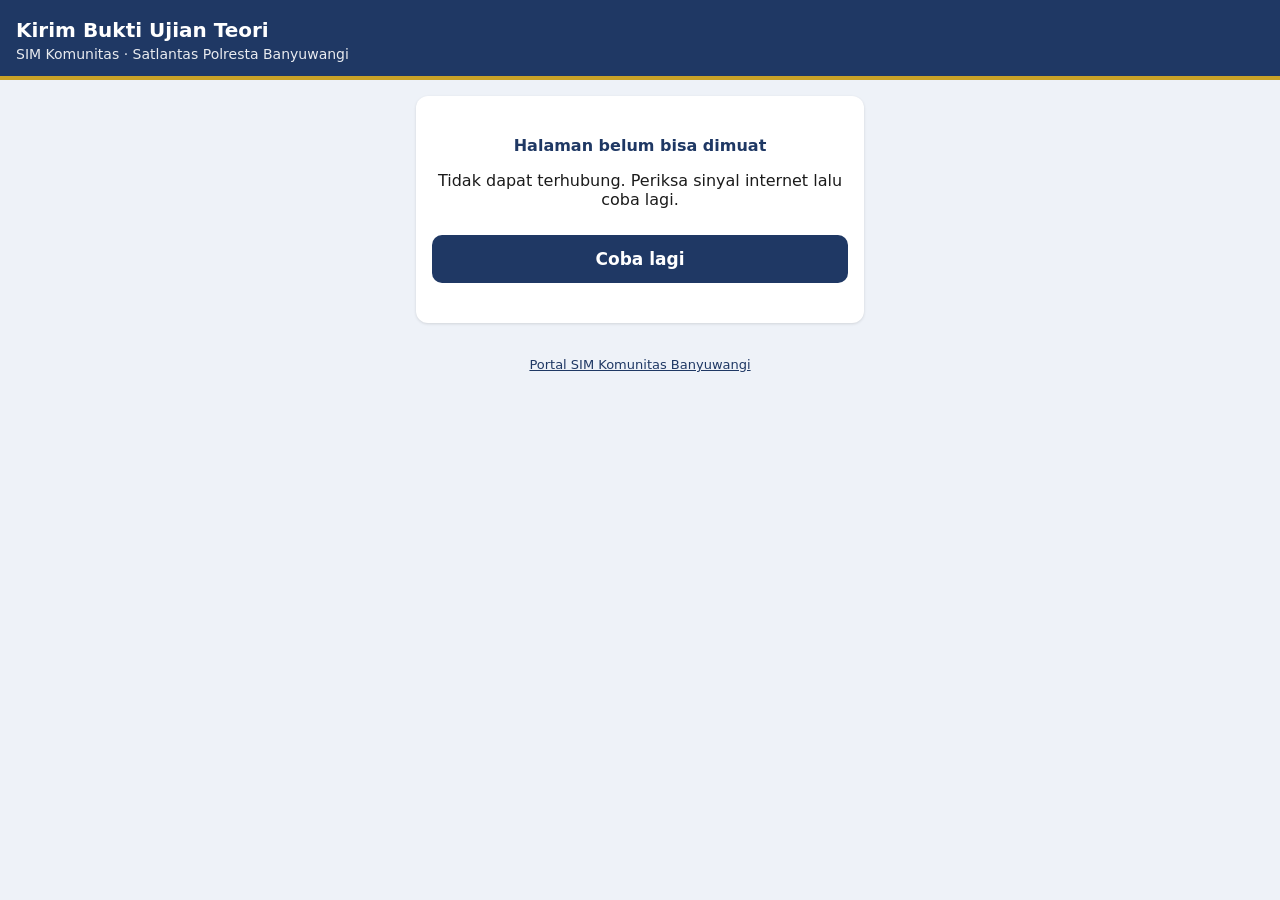
<file: bukti/index.html>
<!DOCTYPE html>
<html lang="id">
<head>
<meta charset="utf-8">
<meta name="viewport" content="width=device-width, initial-scale=1">
<meta name="robots" content="noindex">
<meta name="theme-color" content="#1f3864">
<meta http-equiv="Content-Security-Policy" content="default-src 'self'; script-src 'self' 'unsafe-inline'; style-src 'self' 'unsafe-inline'; img-src 'self' data: blob:; connect-src https://script.google.com https://script.googleusercontent.com; frame-src 'none'; object-src 'none'; base-uri 'self'; form-action 'none'">
<title>Kirim Bukti Ujian Teori – SIM Komunitas</title>
<link rel="icon" href="../img/ikon-192.png">
<!--
  SIM Komunitas — Kirim Bukti Ujian Teori (halaman peserta).
  Dibuka dari menu "Kirim Bukti" portal / QR poster: bukti/?lok=KODE[&tgl=yyyy-MM-dd].
  Dipindah dari Buku Digital (bukusimbwi/bukti/, tetap aktif untuk QR lama) ke portal SIM Komunitas, 11 Nov 2026. Data diproses Apps Script
  sim-komunitas/bukti-teori/Kode.gs (doPost) di folder kerja. Halaman ini sengaja tidak memakai alamat
  Google agar tetap bisa dibuka di HP yang login dengan beberapa akun Google.
-->
<style>
  :root { --biru: #1f3864; --emas: #c9a227; --hijau: #1e7b34; --merah: #b3261e; --abu: #5f6368; }
  * { box-sizing: border-box; }
  body { margin: 0; font-family: system-ui, -apple-system, "Segoe UI", Roboto, sans-serif; background: #eef2f8; color: #1b1b1b; }
  header { background: var(--biru); color: #fff; padding: 18px 16px 14px; border-bottom: 4px solid var(--emas); }
  header h1 { margin: 0; font-size: 20px; }
  header p { margin: 4px 0 0; font-size: 14px; opacity: .9; }
  main { max-width: 480px; margin: 0 auto; padding: 16px; }
  .kartu { background: #fff; border-radius: 12px; padding: 16px; margin-bottom: 14px; box-shadow: 0 1px 3px rgba(0,0,0,.12); }
  .kartu h2 { margin: 0 0 10px; font-size: 16px; color: var(--biru); }
  label { display: block; font-size: 14px; margin-bottom: 6px; }
  input[type=tel], input[type=text] { width: 100%; font-size: 18px; padding: 12px; border: 1px solid #b8c0cc; border-radius: 8px; }
  button { width: 100%; font-size: 17px; font-weight: 600; padding: 14px; border: 0; border-radius: 10px; margin-top: 10px; cursor: pointer; font-family: inherit; }
  .utama { background: var(--biru); color: #fff; }
  .kedua { background: #e3e8f0; color: var(--biru); }
  button:disabled { opacity: .5; }
  .catatan { font-size: 13px; color: var(--abu); margin: 8px 0 0; }
  .salah { color: var(--merah); font-size: 14px; margin-top: 8px; }
  .nama { font-size: 18px; font-weight: 700; margin: 4px 0; }
  img#pratinjau { width: 100%; border-radius: 8px; margin-top: 10px; display: none; border: 1px solid #d0d5dd; }
  .pilih { display: block; text-align: center; background: #e3e8f0; color: var(--biru); font-weight: 600; padding: 14px; border-radius: 10px; font-size: 17px; cursor: pointer; }
  .pilih input { display: none; }
  #selesai { display: none; position: fixed; inset: 0; background: var(--hijau); color: #fff; text-align: center; padding: 48px 20px; overflow-y: auto; }
  #selesai .centang { font-size: 72px; line-height: 1; }
  #selesai .no { font-size: 64px; font-weight: 800; margin: 12px 0; }
  #selesai p { font-size: 18px; margin: 6px 0; }
  .tutup { text-align: center; padding: 40px 16px; }
  .memuat { text-align: center; padding: 40px 16px; color: var(--abu); }
  footer { text-align: center; font-size: 13px; color: var(--abu); padding: 4px 16px 24px; }
  footer a { color: var(--biru); }
</style>
</head>
<body>
<header>
  <h1>Kirim Bukti Ujian Teori</h1>
  <p id="sub">SIM Komunitas · Satlantas Polresta Banyuwangi</p>
</header>
<main id="isi"><div class="kartu memuat">Memeriksa QR…</div></main>
<footer><a href="../">Portal SIM Komunitas Banyuwangi</a></footer>

<div id="selesai">
  <div class="centang">✓</div>
  <p style="font-size:24px;font-weight:700">Terkirim</p>
  <div class="no" id="noUrut"></div>
  <p id="namaSelesai"></p>
  <p><b>Tunjukkan layar ini ke petugas.</b></p>
  <p id="catatanSelesai" style="font-size:15px;opacity:.9"></p>
</div>

<script>
// alamat penerapan Apps Script "Kirim Bukti Ujian Teori v1" (sama dengan URL_APLIKASI di Kode.gs)
var API = 'https://script.google.com/macros/s/AKfycbxR6c8YMVfYs5rO-PtNKo2uUShSAUbHuUaRT2hOXW56g4eSgclUJI32cj3jwH9WocFQQA/exec';
var INFO = null;
var keadaan = { wa: '', bukanSaya: false, nama: '', data: '', tipe: '' };
var isi = document.getElementById('isi');

function el(html) { var d = document.createElement('div'); d.innerHTML = html; return d.firstElementChild; }
function aman(s) { return String(s).replace(/[&<>"]/g, function (c) { return { '&': '&amp;', '<': '&lt;', '>': '&gt;', '"': '&quot;' }[c]; }); }

// text/plain agar browser tidak mengirim preflight (Apps Script tidak menjawab OPTIONS)
function panggil(aksi, data) {
  data.aksi = aksi;
  return fetch(API, { method: 'POST', headers: { 'Content-Type': 'text/plain;charset=utf-8' }, body: JSON.stringify(data) })
    .catch(function () { throw new Error('Tidak dapat terhubung. Periksa sinyal internet lalu coba lagi.'); })
    .then(function (r) {
      return r.json().catch(function () { throw new Error('Layanan sedang gangguan. Coba lagi beberapa saat lagi.'); });
    })
    .then(function (h) { if (!h.ok) throw new Error(h.pesan); return h.hasil; });
}

function tutup(judul, pesan) {
  isi.innerHTML = '<div class="kartu tutup"><h2>' + aman(judul) + '</h2><p>' + aman(pesan) + '</p></div>';
}

function mulai() {
  var q = new URLSearchParams(location.search);
  isi.innerHTML = '<div class="kartu memuat">Memeriksa QR…</div>';
  panggil('cek', { kode: q.get('lok') || '', tgl: q.get('tgl') || '' }).then(function (h) {
    if (!h.ok) { tutup('QR tidak dapat dipakai', h.alasan); return; }
    INFO = h;
    document.getElementById('sub').textContent = 'SIM Komunitas · ' + INFO.nama + ' · ' + INFO.tglPanjang;
    langkahWa();
  }).catch(function (e) {
    isi.innerHTML = '';
    var k = el('<div class="kartu tutup"><h2>Halaman belum bisa dimuat</h2><p></p>' +
      '<button class="utama">Coba lagi</button></div>');
    k.querySelector('p').textContent = e.message;
    k.querySelector('button').onclick = mulai;
    isi.appendChild(k);
  });
}

function langkahWa() {
  isi.innerHTML = '';
  var k = el('<div class="kartu"><h2>1. Nomor WhatsApp pendaftaran</h2>' +
    '<label for="wa">Tulis nomor WhatsApp yang Anda pakai saat mendaftar SIM Komunitas.</label>' +
    '<input id="wa" type="tel" inputmode="tel" autocomplete="tel" placeholder="Contoh: 081234567890">' +
    '<div class="salah" id="salahWa"></div>' +
    '<button class="utama" id="lanjut">Lanjut</button></div>');
  isi.appendChild(k);
  var wa = k.querySelector('#wa'), btn = k.querySelector('#lanjut');
  wa.value = keadaan.wa;
  btn.onclick = function () {
    var n = wa.value.replace(/\D/g, '');
    if (n.length < 9) { k.querySelector('#salahWa').textContent = 'Nomor terlalu pendek. Contoh: 081234567890'; return; }
    btn.disabled = true; btn.textContent = 'Mencari…';
    keadaan.wa = wa.value;
    panggil('cari', { wa: wa.value, kode: INFO.kode, tgl: INFO.tgl })
      .then(langkahKonfirmasi)
      .catch(function (e) { btn.disabled = false; btn.textContent = 'Lanjut'; k.querySelector('#salahWa').textContent = e.message; });
  };
}

function langkahKonfirmasi(h) {
  isi.innerHTML = '';
  if (h.cocok) {
    var k = el('<div class="kartu"><h2>2. Apakah ini Anda?</h2>' +
      '<div class="nama">' + aman(h.nama) + '</div><div>' + aman(h.sim) + ' Baru</div>' +
      '<button class="utama" id="ya">Ya, benar</button><button class="kedua" id="bukan">Bukan saya</button></div>');
    isi.appendChild(k);
    k.querySelector('#ya').onclick = function () { keadaan.bukanSaya = false; langkahGambar(); };
    k.querySelector('#bukan').onclick = function () { keadaan.bukanSaya = true; langkahNama(); };
  } else {
    keadaan.bukanSaya = true;
    langkahNama('Nomor ini tidak ditemukan di daftar pendaftar. Tidak apa-apa, bukti tetap diterima dan akan dicek petugas.');
  }
}

function langkahNama(pesan) {
  isi.innerHTML = '';
  var k = el('<div class="kartu"><h2>2. Nama lengkap</h2>' +
    (pesan ? '<p class="catatan" style="margin-top:0">' + aman(pesan) + '</p>' : '') +
    '<label for="nama">Tulis nama lengkap sesuai KTP.</label>' +
    '<input id="nama" type="text" autocomplete="name" maxlength="80">' +
    '<div class="salah" id="salahNama"></div>' +
    '<button class="utama" id="lanjut">Lanjut</button><button class="kedua" id="ulang">Ganti nomor WhatsApp</button></div>');
  isi.appendChild(k);
  k.querySelector('#nama').value = keadaan.nama;
  k.querySelector('#lanjut').onclick = function () {
    var n = k.querySelector('#nama').value.trim();
    if (n.length < 3) { k.querySelector('#salahNama').textContent = 'Tulis nama lengkap Anda.'; return; }
    keadaan.nama = n; langkahGambar();
  };
  k.querySelector('#ulang').onclick = langkahWa;
}

function perkecil(file) {
  return new Promise(function (ok, gagal) {
    var url = URL.createObjectURL(file), img = new Image();
    img.onload = function () {
      var s = Math.min(1, 1600 / Math.max(img.width, img.height));
      var c = document.createElement('canvas');
      c.width = Math.round(img.width * s); c.height = Math.round(img.height * s);
      var g = c.getContext('2d'); g.fillStyle = '#fff'; g.fillRect(0, 0, c.width, c.height);
      g.drawImage(img, 0, 0, c.width, c.height);
      URL.revokeObjectURL(url);
      ok(c.toDataURL('image/jpeg', 0.8));
    };
    img.onerror = function () { URL.revokeObjectURL(url); gagal(new Error('File ini bukan gambar. Pilih screenshot hasil ujian.')); };
    img.src = url;
  });
}

function langkahGambar() {
  isi.innerHTML = '';
  var k = el('<div class="kartu"><h2>3. Screenshot hasil ujian teori</h2>' +
    '<p class="catatan" style="margin-top:0">Pilih screenshot hasil ujian teori dari galeri HP Anda.</p>' +
    '<label class="pilih">Pilih gambar<input id="berkas" type="file" accept="image/*"></label>' +
    '<img id="pratinjau" alt="Pratinjau screenshot">' +
    '<div class="salah" id="salahGambar"></div>' +
    '<button class="utama" id="kirim" disabled>Kirim</button>' +
    '<button class="kedua" id="kembali">Kembali</button></div>');
  isi.appendChild(k);
  var btn = k.querySelector('#kirim'), salah = k.querySelector('#salahGambar'), prat = k.querySelector('#pratinjau');
  k.querySelector('#kembali').onclick = langkahWa;
  k.querySelector('#berkas').onchange = function (ev) {
    var f = ev.target.files[0];
    salah.textContent = ''; btn.disabled = true; keadaan.data = '';
    if (!f) return;
    if (!/^image\//.test(f.type)) { salah.textContent = 'File harus berupa gambar.'; return; }
    if (f.size > 5 * 1024 * 1024 * 4) { salah.textContent = 'Gambar terlalu besar.'; return; }
    perkecil(f).then(function (d) {
      prat.src = d; prat.style.display = 'block';
      keadaan.data = d.split(',')[1]; keadaan.tipe = 'image/jpeg';
      if (keadaan.data.length * 0.75 > 5 * 1024 * 1024) { salah.textContent = 'Ukuran gambar maksimal 5 MB.'; return; }
      btn.disabled = false;
    }).catch(function (e) { salah.textContent = e.message; });
  };
  btn.onclick = function () {
    btn.disabled = true; btn.textContent = 'Mengirim…';
    panggil('kirim', { kode: INFO.kode, tgl: INFO.tgl, wa: keadaan.wa, bukanSaya: keadaan.bukanSaya,
      nama: keadaan.nama, tipe: keadaan.tipe, data: keadaan.data })
      .then(selesai)
      .catch(function (e) { btn.disabled = false; btn.textContent = 'Kirim'; salah.textContent = 'Gagal mengirim: ' + e.message; });
  };
}

function selesai(h) {
  document.getElementById('noUrut').textContent = 'No. ' + h.no;
  document.getElementById('namaSelesai').textContent = h.nama;
  document.getElementById('catatanSelesai').textContent = (h.ulang ? 'Bukti sebelumnya sudah diganti dengan yang baru. ' : '') +
    (h.cocok ? '' : 'Data Anda akan dicocokkan petugas secara manual.');
  document.getElementById('selesai').style.display = 'block';
}

mulai();
</script>
</body>
</html>
</file>
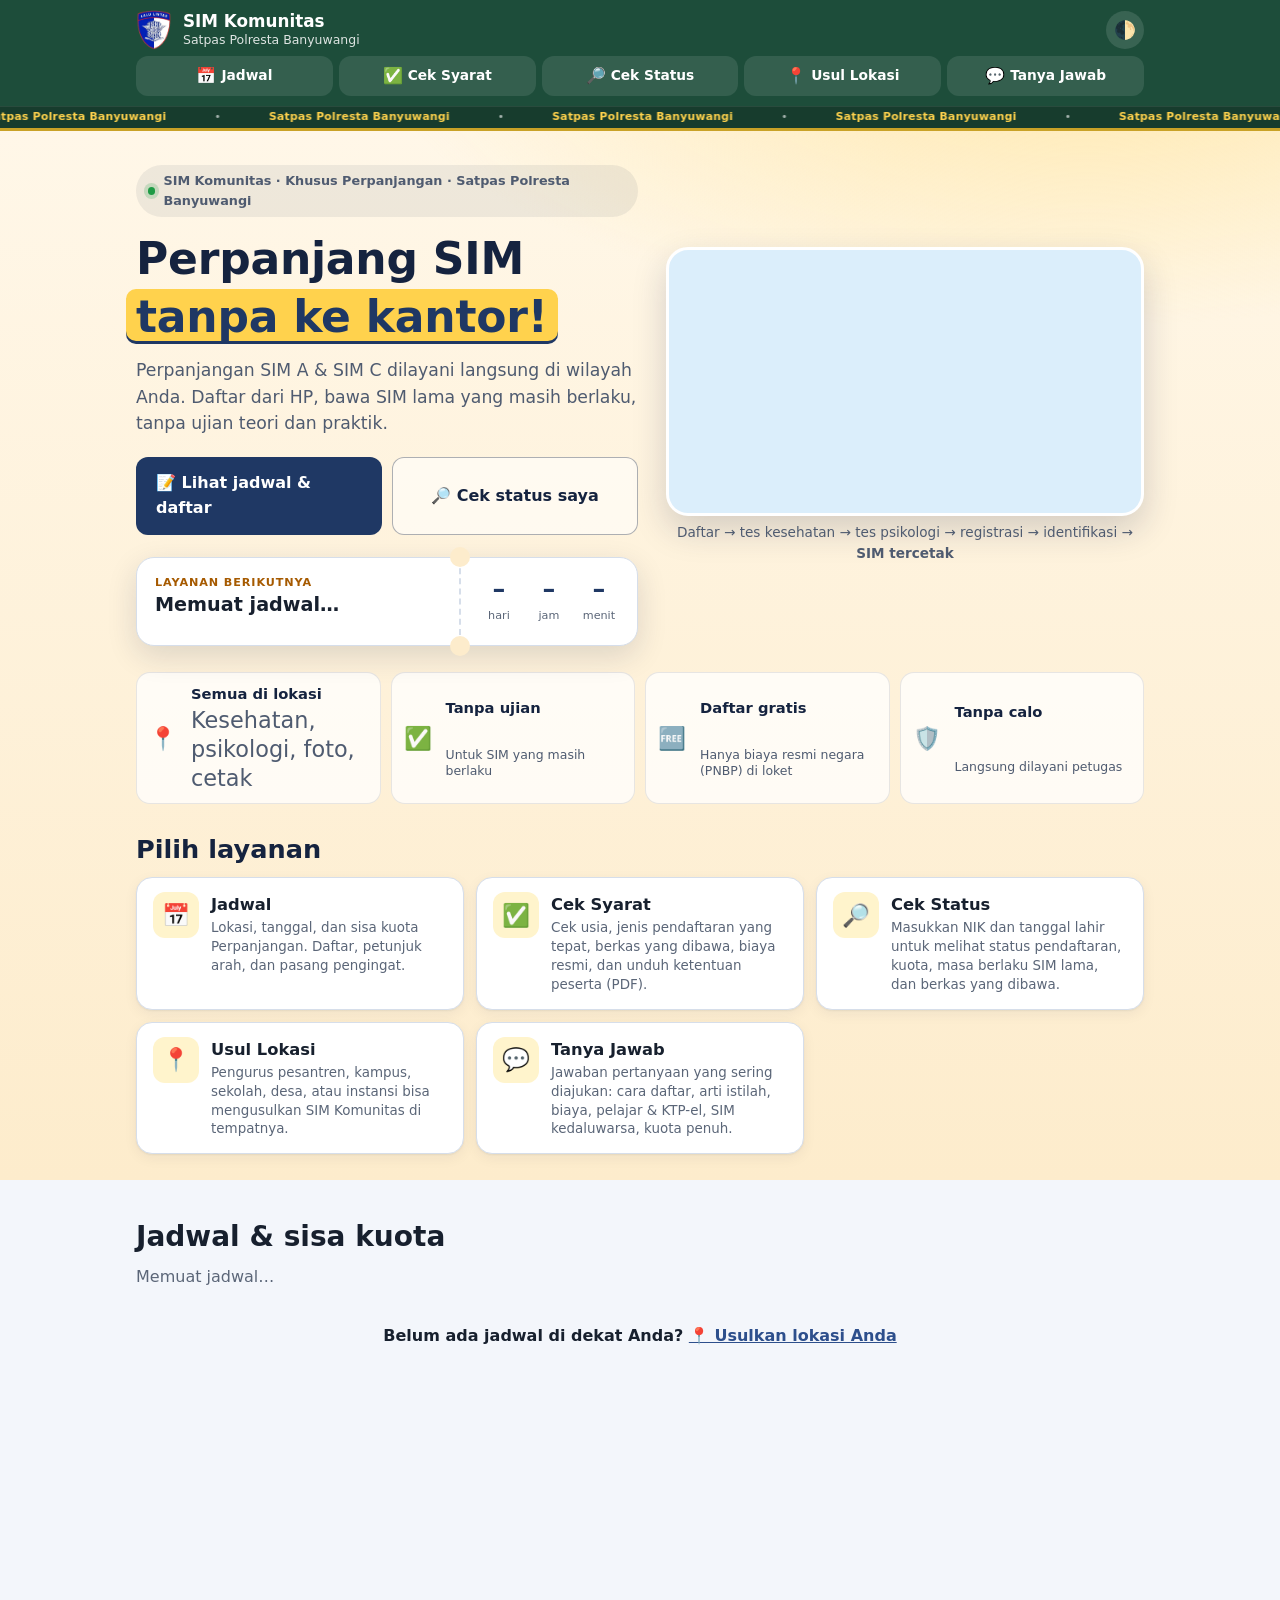
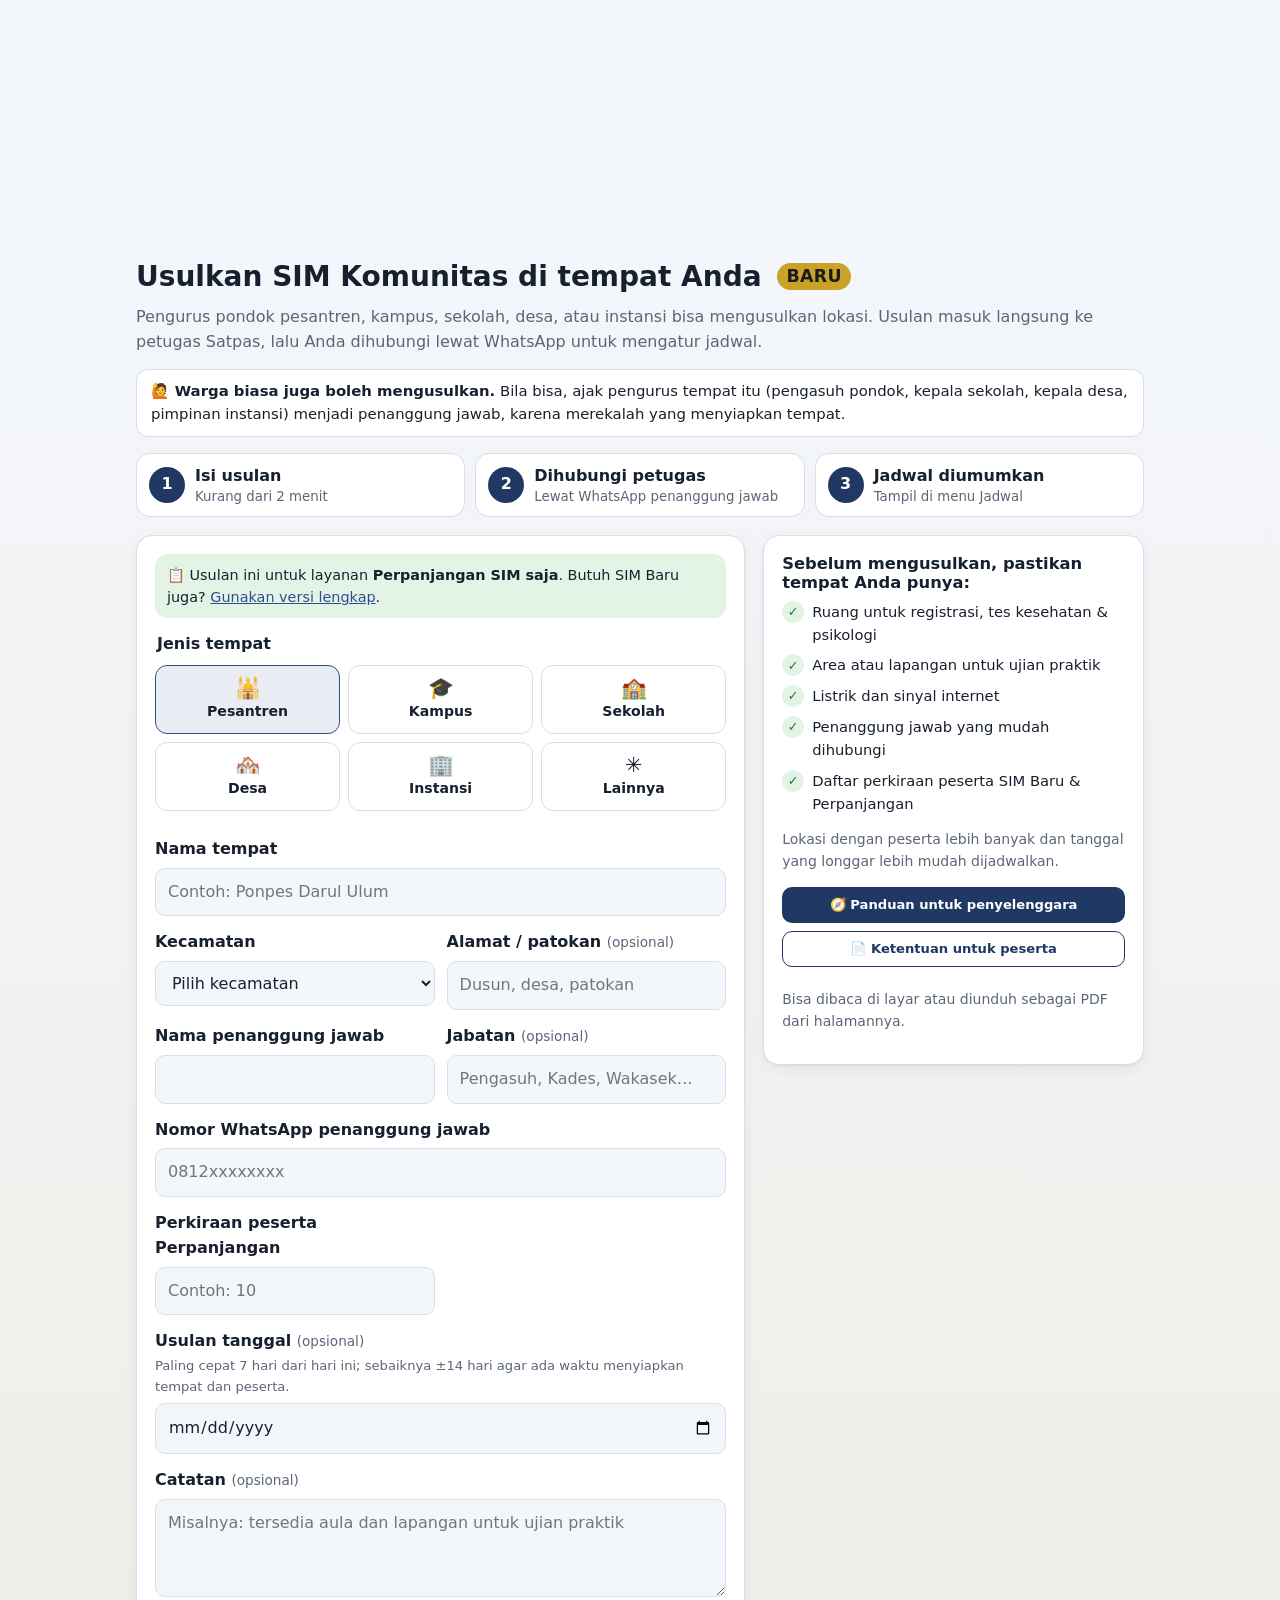
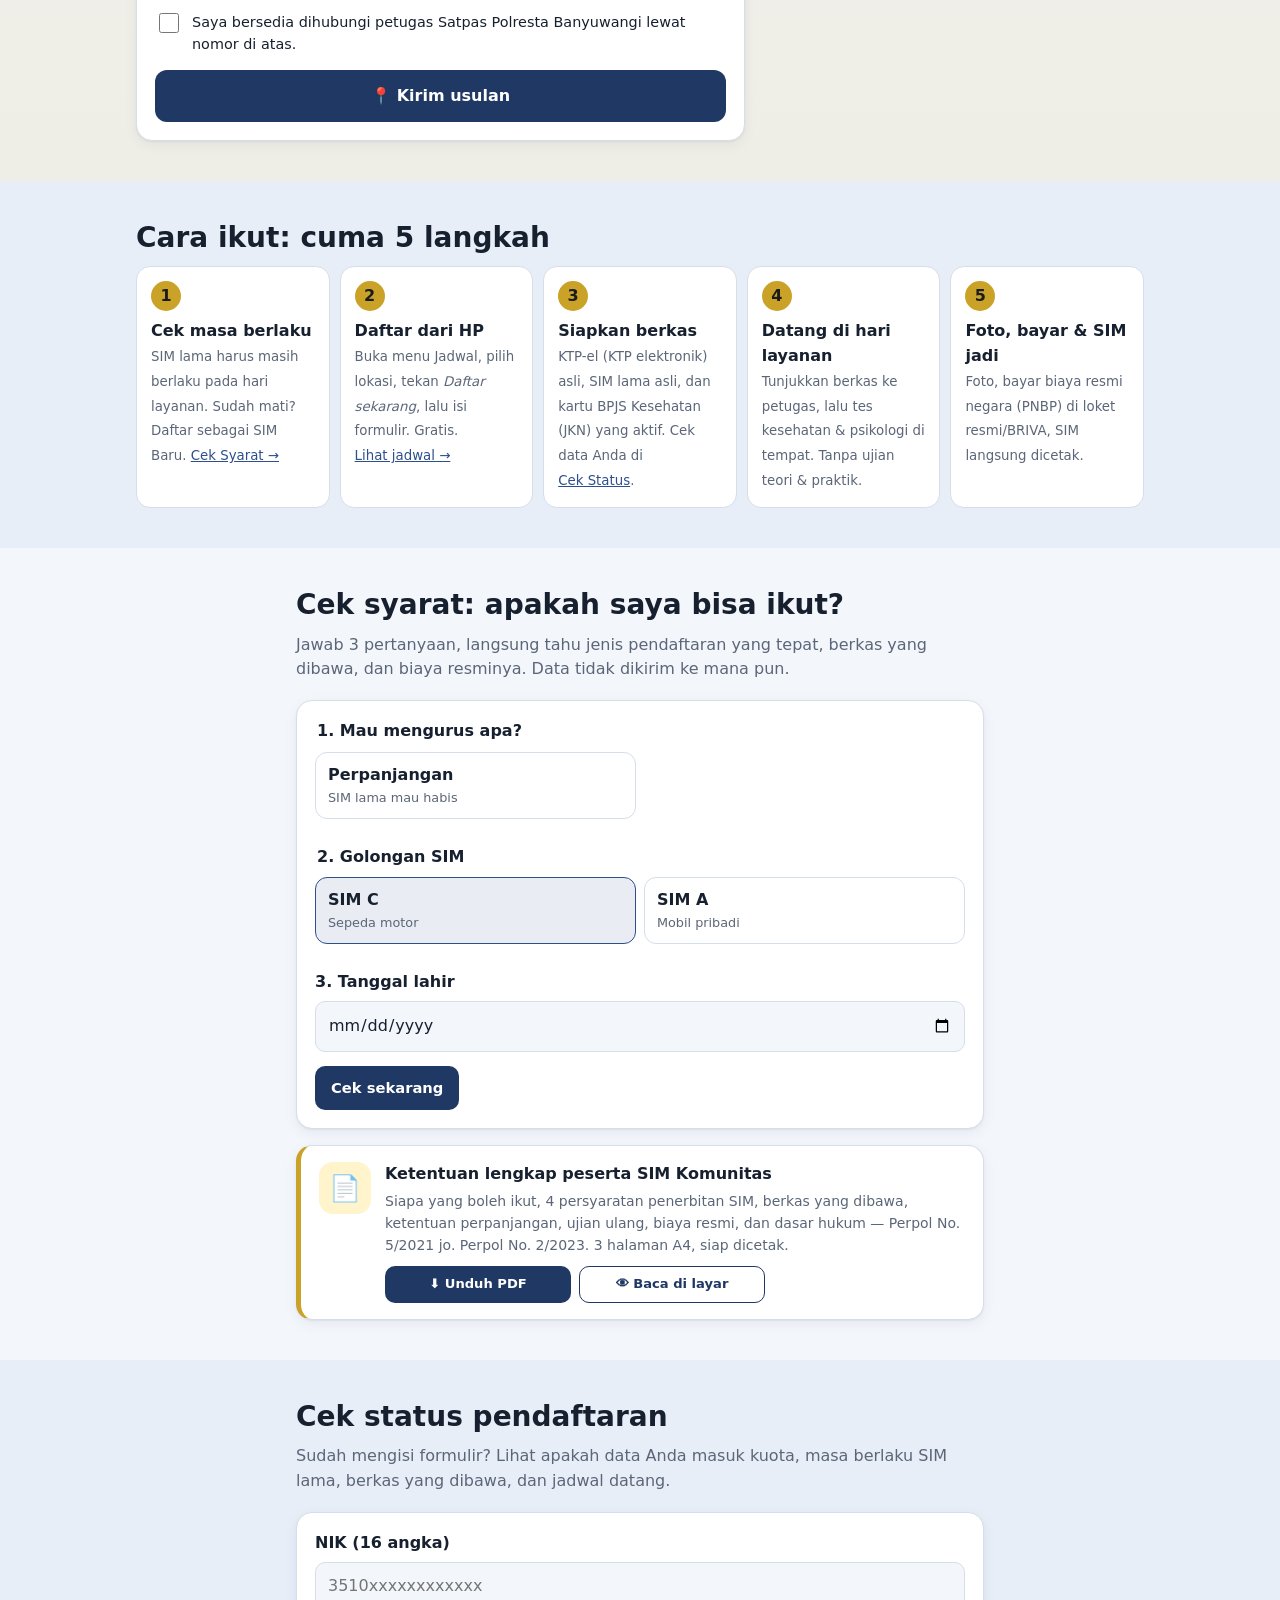
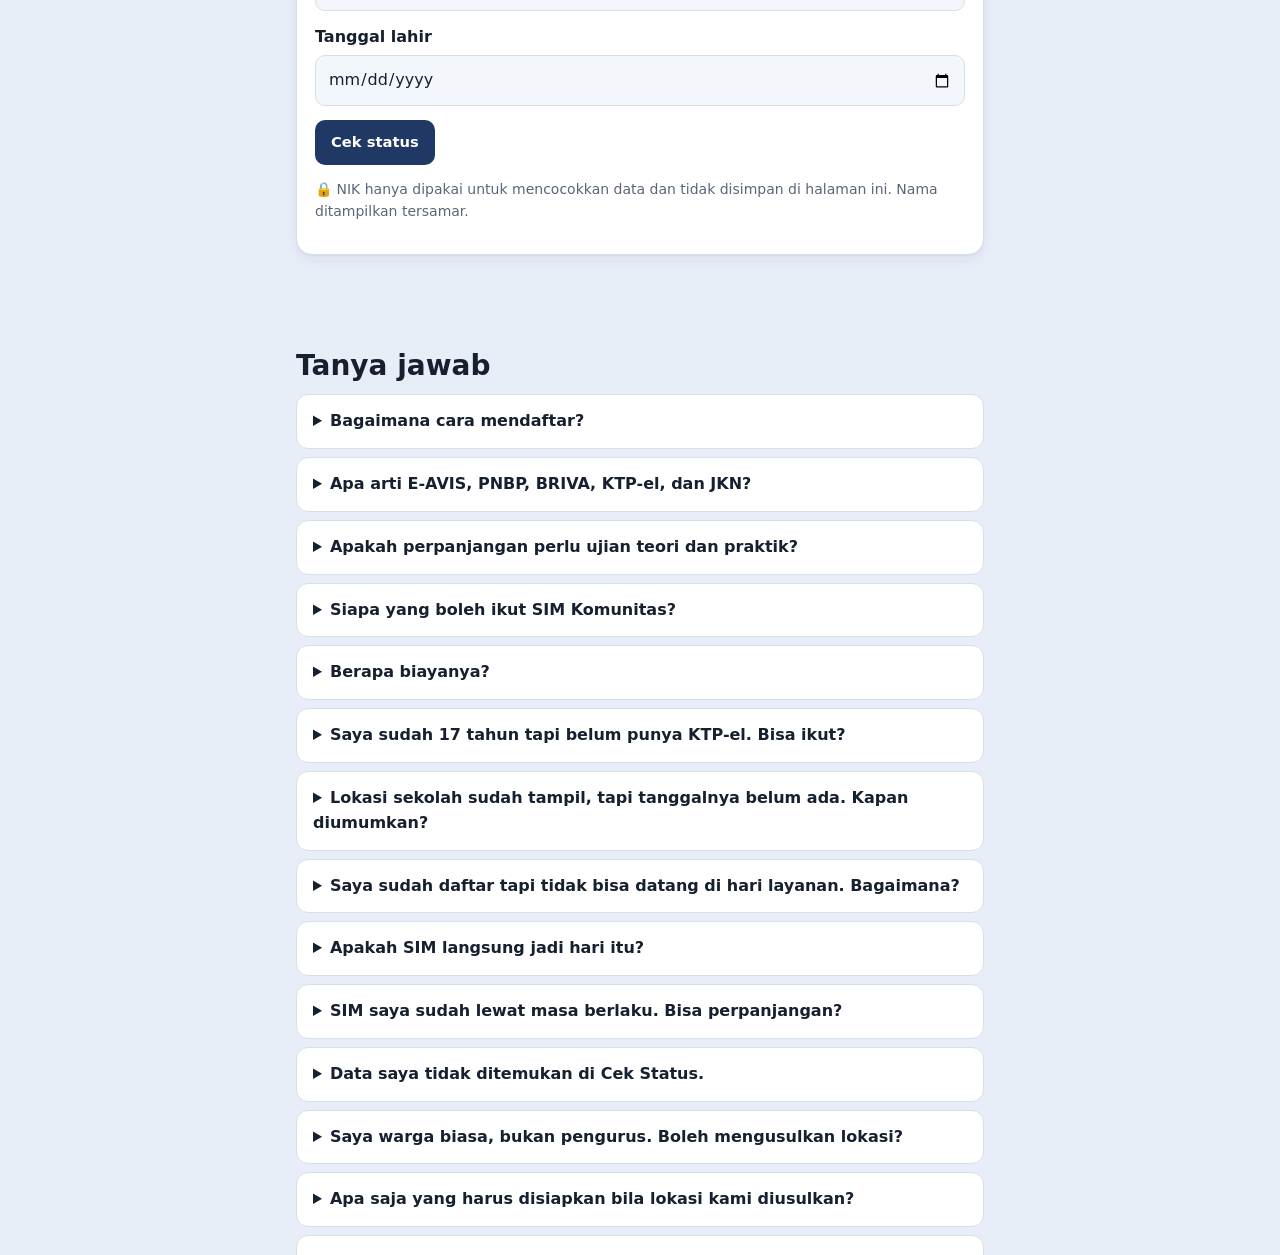
<file: perpanjangan/index.html>
<!DOCTYPE html>
<html lang="id">
<head>
<meta charset="utf-8">
<meta name="viewport" content="width=device-width, initial-scale=1">
<title>SIM Perpanjangan Komunitas Banyuwangi</title>
<meta name="description" content="Layanan Perpanjangan SIM Komunitas Satpas Polresta Banyuwangi: jadwal, sisa kuota, cek syarat, cek status, dan usulan lokasi.">
<meta property="og:title" content="SIM Perpanjangan Komunitas Banyuwangi">
<meta property="og:description" content="Perpanjang SIM A & C langsung di wilayah Anda, tanpa ujian. Cek jadwal dan sisa kuota.">
<meta property="og:image" content="https://satpasbwi-sim.github.io/sim-komunitas-bwi/img/og-sampul.jpg">
<meta http-equiv="refresh" content="0; url=../?versi=perpanjangan#beranda">
<link rel="canonical" href="https://satpasbwi-sim.github.io/sim-komunitas-bwi/?versi=perpanjangan">
<style>body{font:16px system-ui,sans-serif;margin:40px 16px;text-align:center;color:#1f3864}</style>
</head>
<body>
<p>Membuka layanan Perpanjangan SIM Komunitas…</p>
<p><a href="../?versi=perpanjangan#beranda">Ketuk di sini bila tidak terbuka otomatis</a></p>
</body>
</html>
</file>
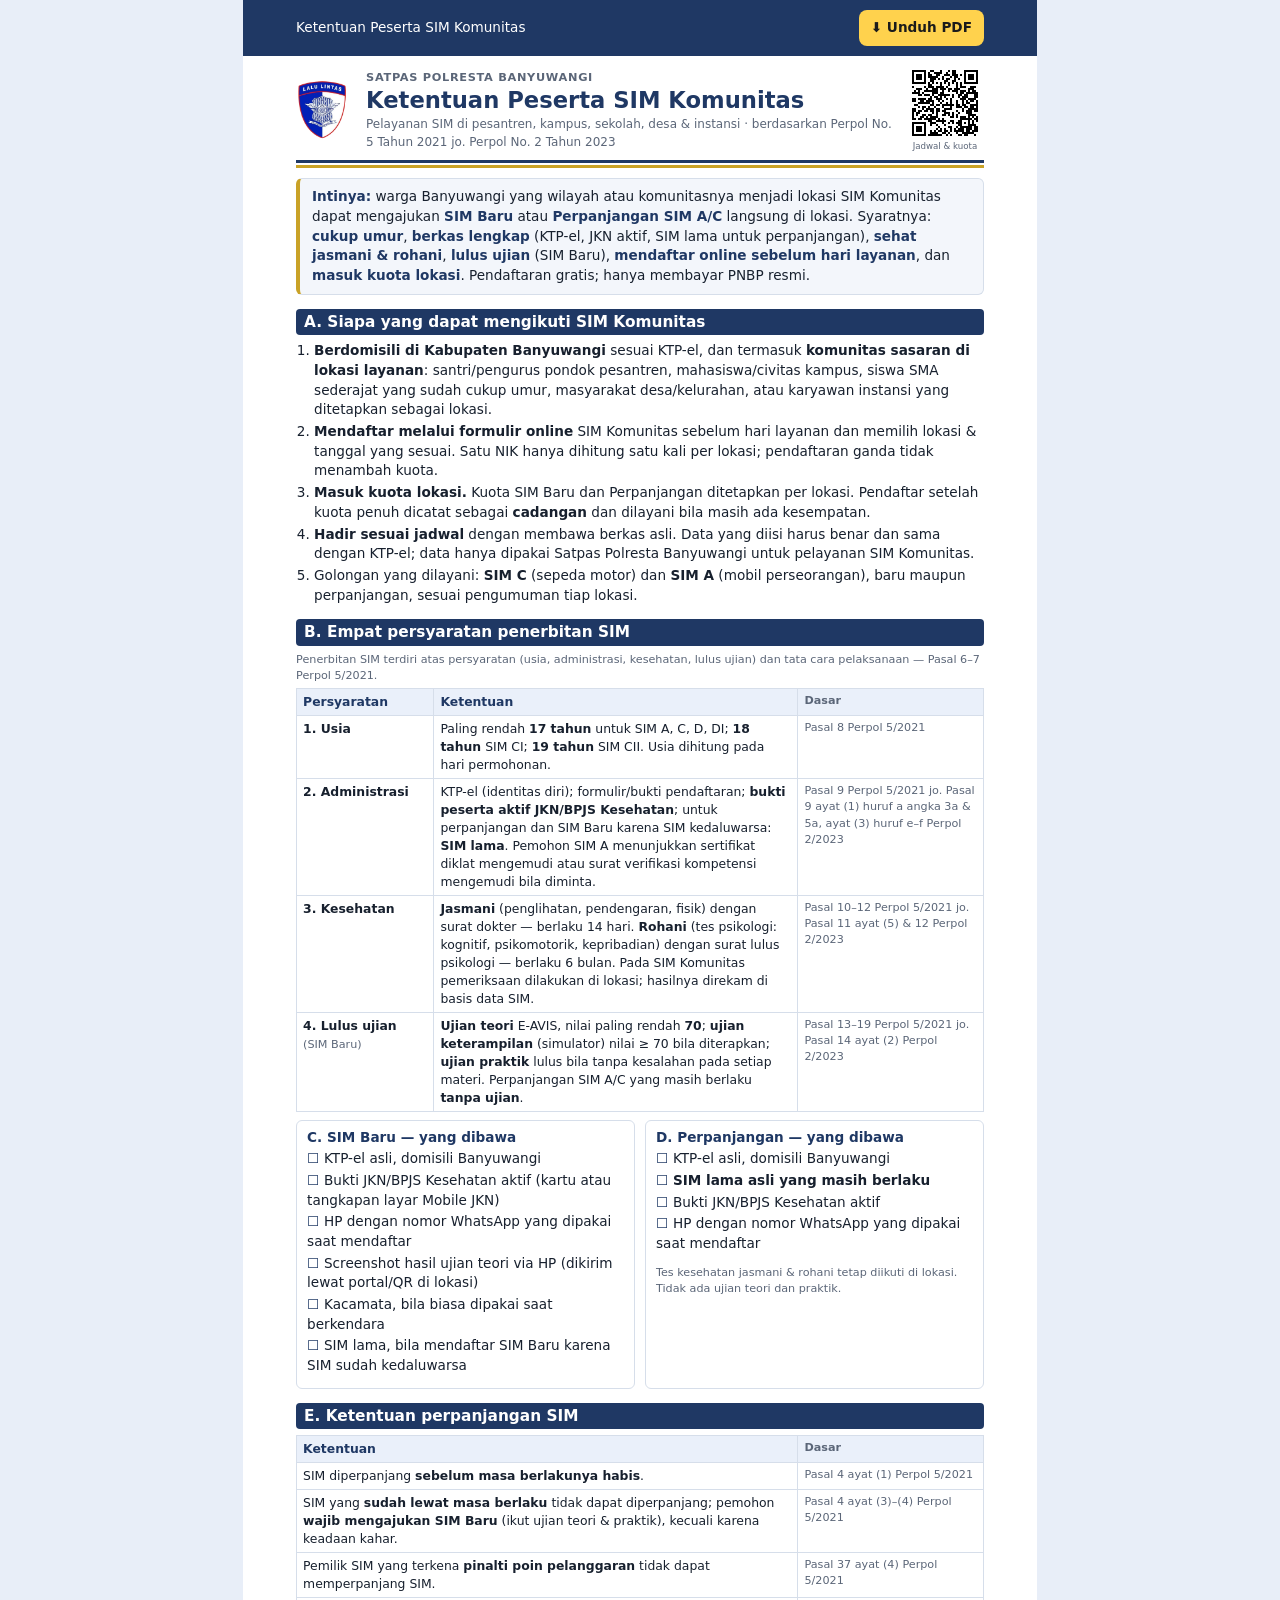
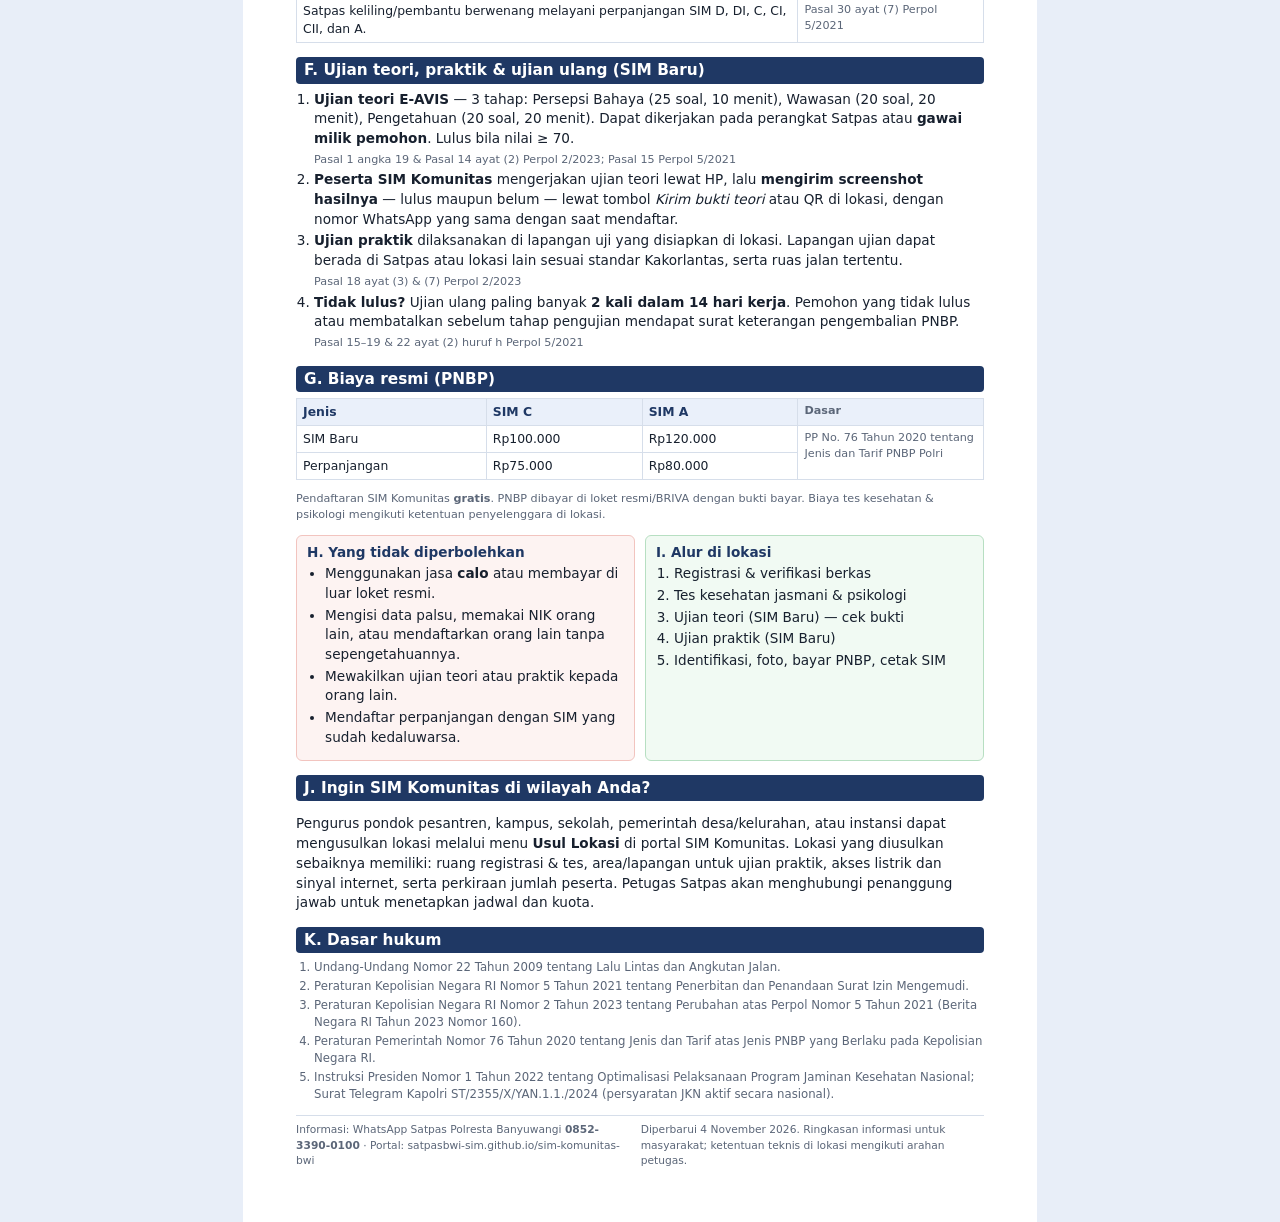
<file: unduhan/ketentuan-sim-komunitas.html>
<!DOCTYPE html>
<html lang="id">
<head>
<meta charset="utf-8">
<meta name="viewport" content="width=device-width, initial-scale=1">
<title>Ketentuan Peserta SIM Komunitas – Satpas Polresta Banyuwangi</title>
<meta name="description" content="Ketentuan dan persyaratan peserta SIM Komunitas Banyuwangi berdasarkan Perpol No. 5 Tahun 2021 jo. Perpol No. 2 Tahun 2023.">
<link rel="icon" href="../img/ikon-192.png">
<style>
  @page { size: A4; margin: 14mm 14mm 16mm; }
  :root { --biru: #1f3864; --emas: #c9a227; --abu: #5b6678; --garis: #d6deea; --hijau: #1e7b34; --merah: #b3261e; }
  * { box-sizing: border-box; }
  html { background: #e8eef8; }
  body { margin: 0 auto; max-width: 210mm; background: #fff; color: #17202e; font: 10.2pt/1.45 "Plus Jakarta Sans", "Segoe UI", system-ui, Arial, sans-serif; padding: 14mm; }
  @media print { html { background: #fff; } body { padding: 0; max-width: none; } .layar { display: none !important; } }
  h1, h2, h3 { color: var(--biru); line-height: 1.2; }
  .kop { display: grid; grid-template-columns: 58px 1fr 78px; gap: 12px; align-items: center; border-bottom: 3px solid var(--biru); padding-bottom: 8px; }
  .kop img.logo { width: 54px; height: auto; }
  .kop .instansi { font-size: 8.5pt; letter-spacing: .06em; font-weight: 700; color: var(--abu); text-transform: uppercase; }
  .kop h1 { margin: 2px 0 0; font-size: 17pt; }
  .kop .sub { margin: 2px 0 0; font-size: 9pt; color: var(--abu); }
  .kop .qr { text-align: center; font-size: 6.5pt; color: var(--abu); }
  .kop .qr img { width: 70px; height: 70px; display: block; margin: 0 auto 2px; }
  .garis-emas { height: 3px; background: var(--emas); margin: 2px 0 10px; }
  .ringkas { background: #f3f6fb; border: 1px solid var(--garis); border-left: 4px solid var(--emas); border-radius: 6px; padding: 8px 12px; margin: 0 0 10px; }
  .ringkas b { color: var(--biru); }
  h2 { font-size: 11.5pt; margin: 14px 0 6px; padding: 4px 8px; background: var(--biru); color: #fff; border-radius: 4px; break-after: avoid; }
  h3 { font-size: 10.2pt; margin: 8px 0 4px; break-after: avoid; }
  ol, ul { margin: 4px 0 6px; padding-left: 18px; }
  li { margin: 2px 0; }
  table { width: 100%; border-collapse: collapse; margin: 4px 0 8px; font-size: 9.3pt; break-inside: avoid; }
  th, td { border: 1px solid var(--garis); padding: 4px 6px; vertical-align: top; text-align: left; }
  th { background: #eaf0fa; color: var(--biru); }
  td.ps, th.ps { width: 27%; color: var(--abu); font-size: 8.4pt; }
  .dua { display: grid; grid-template-columns: 1fr 1fr; gap: 10px; }
  .kotak { border: 1px solid var(--garis); border-radius: 6px; padding: 6px 10px; break-inside: avoid; }
  .kotak.hijau { border-color: #b7dfc2; background: #f1faf3; }
  .kotak.merah { border-color: #f2c4bf; background: #fdf3f2; }
  .kotak h3 { margin-top: 2px; }
  .ps-inline { color: var(--abu); font-size: 8.4pt; white-space: nowrap; }
  .cek { list-style: none; padding-left: 0; }
  .cek li::before { content: "☐ "; color: var(--biru); font-weight: 700; }
  .catatan { font-size: 8.4pt; color: var(--abu); }
  .kaki { margin-top: 12px; border-top: 1px solid var(--garis); padding-top: 6px; font-size: 8pt; color: var(--abu); display: flex; justify-content: space-between; gap: 10px; }
  .hal-baru { break-before: page; }
  .layar { position: sticky; top: 0; background: var(--biru); color: #fff; padding: 10px 14mm; margin: -14mm -14mm 12px; display: flex; gap: 10px; align-items: center; justify-content: space-between; z-index: 2; }
  .layar a, .layar button { color: #1b1b1b; background: #ffd24d; border: 0; border-radius: 8px; padding: 8px 12px; font: inherit; font-weight: 700; text-decoration: none; cursor: pointer; }
  @media (max-width: 640px) { table { table-layout: fixed; } th, td { overflow-wrap: anywhere; } .ps-inline { white-space: normal; } body { padding: 16px; font-size: 10.5pt; } .layar { margin: -16px -16px 12px; padding: 10px 16px; } .kop { grid-template-columns: 44px 1fr; } .kop .qr { display: none; } .dua { grid-template-columns: 1fr; } td.ps, th.ps { width: 34%; } }
</style>
</head>
<body>

<div class="layar">
  <span>Ketentuan Peserta SIM Komunitas</span>
  <a href="Ketentuan-Peserta-SIM-Komunitas-Banyuwangi.pdf" download>⬇ Unduh PDF</a>
</div>

<header class="kop">
  <img class="logo" src="../img/logo-lantas-baru.webp" alt="Logo Lalu Lintas Polri">
  <div>
    <div class="instansi">Satpas Polresta Banyuwangi</div>
    <h1>Ketentuan Peserta SIM Komunitas</h1>
    <p class="sub">Pelayanan SIM di pesantren, kampus, sekolah, desa &amp; instansi · berdasarkan Perpol No. 5 Tahun 2021 jo. Perpol No. 2 Tahun 2023</p>
  </div>
  <div class="qr"><img src="../img/qr-portal.svg" alt="QR portal SIM Komunitas">Jadwal &amp; kuota</div>
</header>
<div class="garis-emas"></div>

<div class="ringkas">
  <b>Intinya:</b> warga Banyuwangi yang wilayah atau komunitasnya menjadi lokasi SIM Komunitas dapat mengajukan
  <b>SIM Baru</b> atau <b>Perpanjangan SIM A/C</b> langsung di lokasi. Syaratnya: <b>cukup umur</b>, <b>berkas lengkap</b>
  (KTP-el, JKN aktif, SIM lama untuk perpanjangan), <b>sehat jasmani &amp; rohani</b>, <b>lulus ujian</b> (SIM Baru),
  <b>mendaftar online sebelum hari layanan</b>, dan <b>masuk kuota lokasi</b>. Pendaftaran gratis; hanya membayar PNBP resmi.
</div>

<h2>A. Siapa yang dapat mengikuti SIM Komunitas</h2>
<ol>
  <li><b>Berdomisili di Kabupaten Banyuwangi</b> sesuai KTP-el, dan termasuk <b>komunitas sasaran di lokasi layanan</b>: santri/pengurus pondok pesantren, mahasiswa/civitas kampus, siswa SMA sederajat yang sudah cukup umur, masyarakat desa/kelurahan, atau karyawan instansi yang ditetapkan sebagai lokasi.</li>
  <li><b>Mendaftar melalui formulir online</b> SIM Komunitas sebelum hari layanan dan memilih lokasi &amp; tanggal yang sesuai. Satu NIK hanya dihitung satu kali per lokasi; pendaftaran ganda tidak menambah kuota.</li>
  <li><b>Masuk kuota lokasi.</b> Kuota SIM Baru dan Perpanjangan ditetapkan per lokasi. Pendaftar setelah kuota penuh dicatat sebagai <b>cadangan</b> dan dilayani bila masih ada kesempatan.</li>
  <li><b>Hadir sesuai jadwal</b> dengan membawa berkas asli. Data yang diisi harus benar dan sama dengan KTP-el; data hanya dipakai Satpas Polresta Banyuwangi untuk pelayanan SIM Komunitas.</li>
  <li>Golongan yang dilayani: <b>SIM C</b> (sepeda motor) dan <b>SIM A</b> (mobil perseorangan), baru maupun perpanjangan, sesuai pengumuman tiap lokasi.</li>
</ol>

<h2>B. Empat persyaratan penerbitan SIM</h2>
<p class="catatan" style="margin:0 0 4px">Penerbitan SIM terdiri atas persyaratan (usia, administrasi, kesehatan, lulus ujian) dan tata cara pelaksanaan — Pasal 6–7 Perpol 5/2021.</p>
<table>
  <tr><th style="width:20%">Persyaratan</th><th>Ketentuan</th><th class="ps">Dasar</th></tr>
  <tr><td><b>1. Usia</b></td><td>Paling rendah <b>17 tahun</b> untuk SIM A, C, D, DI; <b>18 tahun</b> SIM CI; <b>19 tahun</b> SIM CII. Usia dihitung pada hari permohonan.</td><td class="ps">Pasal 8 Perpol 5/2021</td></tr>
  <tr><td><b>2. Administrasi</b></td><td>KTP-el (identitas diri); formulir/bukti pendaftaran; <b>bukti peserta aktif JKN/BPJS Kesehatan</b>; untuk perpanjangan dan SIM Baru karena SIM kedaluwarsa: <b>SIM lama</b>. Pemohon SIM A menunjukkan sertifikat diklat mengemudi atau surat verifikasi kompetensi mengemudi bila diminta.</td><td class="ps">Pasal 9 Perpol 5/2021 jo. Pasal 9 ayat (1) huruf a angka 3a &amp; 5a, ayat (3) huruf e–f Perpol 2/2023</td></tr>
  <tr><td><b>3. Kesehatan</b></td><td><b>Jasmani</b> (penglihatan, pendengaran, fisik) dengan surat dokter — berlaku 14 hari. <b>Rohani</b> (tes psikologi: kognitif, psikomotorik, kepribadian) dengan surat lulus psikologi — berlaku 6 bulan. Pada SIM Komunitas pemeriksaan dilakukan di lokasi; hasilnya direkam di basis data SIM.</td><td class="ps">Pasal 10–12 Perpol 5/2021 jo. Pasal 11 ayat (5) &amp; 12 Perpol 2/2023</td></tr>
  <tr><td><b>4. Lulus ujian</b> <span class="ps-inline">(SIM Baru)</span></td><td><b>Ujian teori</b> E-AVIS, nilai paling rendah <b>70</b>; <b>ujian keterampilan</b> (simulator) nilai ≥ 70 bila diterapkan; <b>ujian praktik</b> lulus bila tanpa kesalahan pada setiap materi. Perpanjangan SIM A/C yang masih berlaku <b>tanpa ujian</b>.</td><td class="ps">Pasal 13–19 Perpol 5/2021 jo. Pasal 14 ayat (2) Perpol 2/2023</td></tr>
</table>

<div class="dua">
  <div class="kotak">
    <h3>C. SIM Baru — yang dibawa</h3>
    <ul class="cek">
      <li>KTP-el asli, domisili Banyuwangi</li>
      <li>Bukti JKN/BPJS Kesehatan aktif (kartu atau tangkapan layar Mobile JKN)</li>
      <li>HP dengan nomor WhatsApp yang dipakai saat mendaftar</li>
      <li>Screenshot hasil ujian teori via HP (dikirim lewat portal/QR di lokasi)</li>
      <li>Kacamata, bila biasa dipakai saat berkendara</li>
      <li>SIM lama, bila mendaftar SIM Baru karena SIM sudah kedaluwarsa</li>
    </ul>
  </div>
  <div class="kotak">
    <h3>D. Perpanjangan — yang dibawa</h3>
    <ul class="cek">
      <li>KTP-el asli, domisili Banyuwangi</li>
      <li><b>SIM lama asli yang masih berlaku</b></li>
      <li>Bukti JKN/BPJS Kesehatan aktif</li>
      <li>HP dengan nomor WhatsApp yang dipakai saat mendaftar</li>
    </ul>
    <p class="catatan">Tes kesehatan jasmani &amp; rohani tetap diikuti di lokasi. Tidak ada ujian teori dan praktik.</p>
  </div>
</div>

<h2>E. Ketentuan perpanjangan SIM</h2>
<table>
  <tr><th>Ketentuan</th><th class="ps">Dasar</th></tr>
  <tr><td>SIM diperpanjang <b>sebelum masa berlakunya habis</b>.</td><td class="ps">Pasal 4 ayat (1) Perpol 5/2021</td></tr>
  <tr><td>SIM yang <b>sudah lewat masa berlaku</b> tidak dapat diperpanjang; pemohon <b>wajib mengajukan SIM Baru</b> (ikut ujian teori &amp; praktik), kecuali karena keadaan kahar.</td><td class="ps">Pasal 4 ayat (3)–(4) Perpol 5/2021</td></tr>
  <tr><td>Pemilik SIM yang terkena <b>pinalti poin pelanggaran</b> tidak dapat memperpanjang SIM.</td><td class="ps">Pasal 37 ayat (4) Perpol 5/2021</td></tr>
  <tr><td>Satpas keliling/pembantu berwenang melayani perpanjangan SIM D, DI, C, CI, CII, dan A.</td><td class="ps">Pasal 30 ayat (7) Perpol 5/2021</td></tr>
</table>

<h2>F. Ujian teori, praktik &amp; ujian ulang (SIM Baru)</h2>
<ol>
  <li><b>Ujian teori E-AVIS</b> — 3 tahap: Persepsi Bahaya (25 soal, 10 menit), Wawasan (20 soal, 20 menit), Pengetahuan (20 soal, 20 menit). Dapat dikerjakan pada perangkat Satpas atau <b>gawai milik pemohon</b>. Lulus bila nilai ≥ 70. <span class="ps-inline">Pasal 1 angka 19 &amp; Pasal 14 ayat (2) Perpol 2/2023; Pasal 15 Perpol 5/2021</span></li>
  <li><b>Peserta SIM Komunitas</b> mengerjakan ujian teori lewat HP, lalu <b>mengirim screenshot hasilnya</b> — lulus maupun belum — lewat tombol <i>Kirim bukti teori</i> atau QR di lokasi, dengan nomor WhatsApp yang sama dengan saat mendaftar.</li>
  <li><b>Ujian praktik</b> dilaksanakan di lapangan uji yang disiapkan di lokasi. Lapangan ujian dapat berada di Satpas atau lokasi lain sesuai standar Kakorlantas, serta ruas jalan tertentu. <span class="ps-inline">Pasal 18 ayat (3) &amp; (7) Perpol 2/2023</span></li>
  <li><b>Tidak lulus?</b> Ujian ulang paling banyak <b>2 kali dalam 14 hari kerja</b>. Pemohon yang tidak lulus atau membatalkan sebelum tahap pengujian mendapat surat keterangan pengembalian PNBP. <span class="ps-inline">Pasal 15–19 &amp; 22 ayat (2) huruf h Perpol 5/2021</span></li>
</ol>

<h2>G. Biaya resmi (PNBP)</h2>
<table>
  <tr><th>Jenis</th><th>SIM C</th><th>SIM A</th><th class="ps">Dasar</th></tr>
  <tr><td>SIM Baru</td><td>Rp100.000</td><td>Rp120.000</td><td class="ps" rowspan="2">PP No. 76 Tahun 2020 tentang Jenis dan Tarif PNBP Polri</td></tr>
  <tr><td>Perpanjangan</td><td>Rp75.000</td><td>Rp80.000</td></tr>
</table>
<p class="catatan">Pendaftaran SIM Komunitas <b>gratis</b>. PNBP dibayar di loket resmi/BRIVA dengan bukti bayar. Biaya tes kesehatan &amp; psikologi mengikuti ketentuan penyelenggara di lokasi.</p>

<div class="dua">
  <div class="kotak merah">
    <h3>H. Yang tidak diperbolehkan</h3>
    <ul>
      <li>Menggunakan jasa <b>calo</b> atau membayar di luar loket resmi.</li>
      <li>Mengisi data palsu, memakai NIK orang lain, atau mendaftarkan orang lain tanpa sepengetahuannya.</li>
      <li>Mewakilkan ujian teori atau praktik kepada orang lain.</li>
      <li>Mendaftar perpanjangan dengan SIM yang sudah kedaluwarsa.</li>
    </ul>
  </div>
  <div class="kotak hijau">
    <h3>I. Alur di lokasi</h3>
    <ol>
      <li>Registrasi &amp; verifikasi berkas</li>
      <li>Tes kesehatan jasmani &amp; psikologi</li>
      <li>Ujian teori (SIM Baru) — cek bukti</li>
      <li>Ujian praktik (SIM Baru)</li>
      <li>Identifikasi, foto, bayar PNBP, cetak SIM</li>
    </ol>
  </div>
</div>

<h2>J. Ingin SIM Komunitas di wilayah Anda?</h2>
<p>Pengurus pondok pesantren, kampus, sekolah, pemerintah desa/kelurahan, atau instansi dapat mengusulkan lokasi melalui menu <b>Usul Lokasi</b> di portal SIM Komunitas. Lokasi yang diusulkan sebaiknya memiliki: ruang registrasi &amp; tes, area/lapangan untuk ujian praktik, akses listrik dan sinyal internet, serta perkiraan jumlah peserta. Petugas Satpas akan menghubungi penanggung jawab untuk menetapkan jadwal dan kuota.</p>

<h2>K. Dasar hukum</h2>
<ol class="catatan" style="font-size:8.8pt">
  <li>Undang-Undang Nomor 22 Tahun 2009 tentang Lalu Lintas dan Angkutan Jalan.</li>
  <li>Peraturan Kepolisian Negara RI Nomor 5 Tahun 2021 tentang Penerbitan dan Penandaan Surat Izin Mengemudi.</li>
  <li>Peraturan Kepolisian Negara RI Nomor 2 Tahun 2023 tentang Perubahan atas Perpol Nomor 5 Tahun 2021 (Berita Negara RI Tahun 2023 Nomor 160).</li>
  <li>Peraturan Pemerintah Nomor 76 Tahun 2020 tentang Jenis dan Tarif atas Jenis PNBP yang Berlaku pada Kepolisian Negara RI.</li>
  <li>Instruksi Presiden Nomor 1 Tahun 2022 tentang Optimalisasi Pelaksanaan Program Jaminan Kesehatan Nasional; Surat Telegram Kapolri ST/2355/X/YAN.1.1./2024 (persyaratan JKN aktif secara nasional).</li>
</ol>

<div class="kaki">
  <span>Informasi: WhatsApp Satpas Polresta Banyuwangi <b>0852-3390-0100</b> · Portal: satpasbwi-sim.github.io/sim-komunitas-bwi</span>
  <span>Diperbarui 4 November 2026. Ringkasan informasi untuk masyarakat; ketentuan teknis di lokasi mengikuti arahan petugas.</span>
</div>

</body>
</html>
</file>
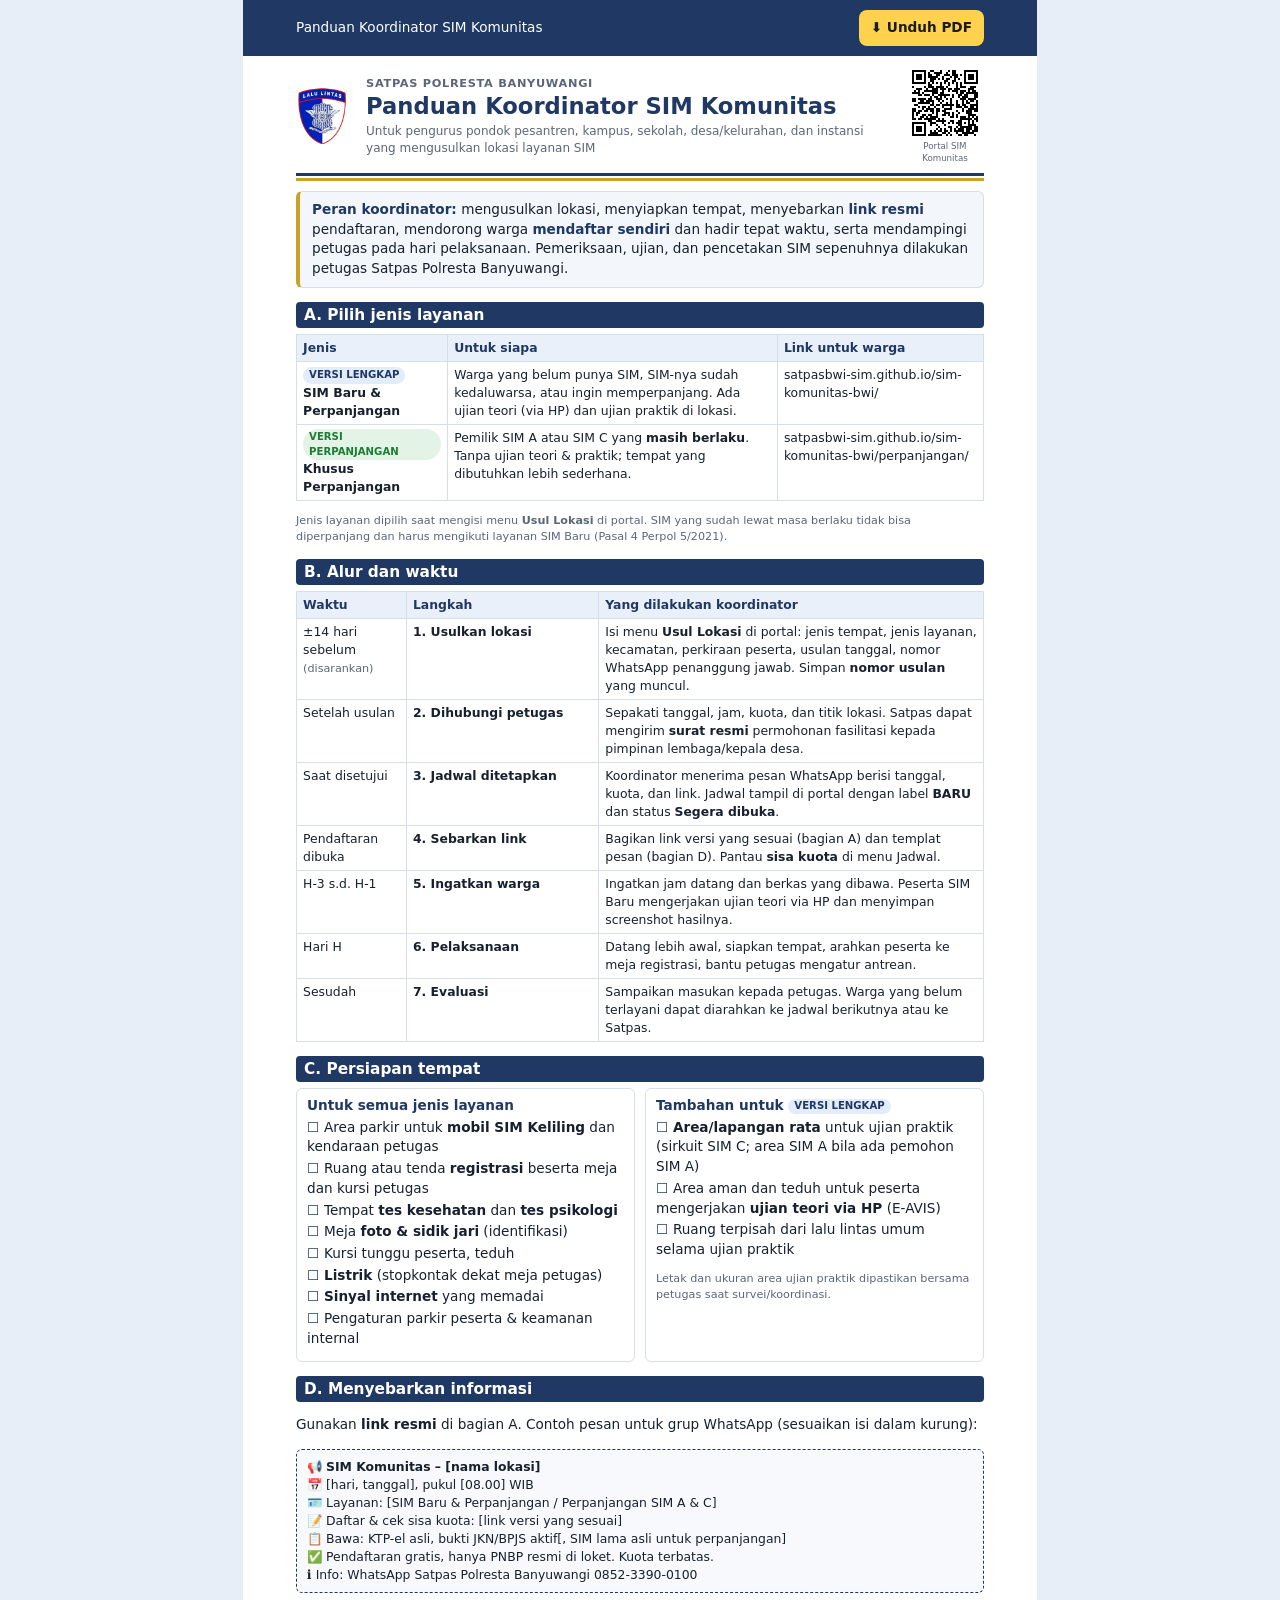
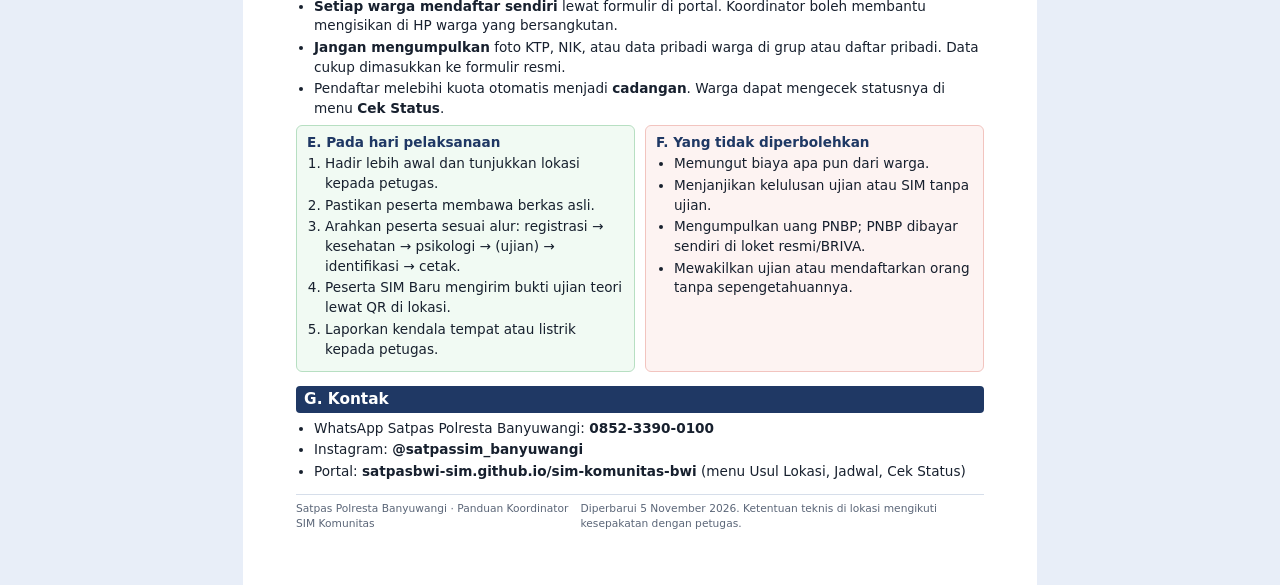
<file: unduhan/panduan-koordinator.html>
<!DOCTYPE html>
<html lang="id">
<head>
<meta charset="utf-8">
<meta name="viewport" content="width=device-width, initial-scale=1">
<title>Panduan Koordinator SIM Komunitas – Satpas Polresta Banyuwangi</title>
<meta name="description" content="Panduan bagi koordinator wilayah (pesantren, kampus, sekolah, desa, instansi) yang mengusulkan dan menyiapkan lokasi SIM Komunitas Banyuwangi.">
<link rel="icon" href="../img/ikon-192.png">
<style>
  @page { size: A4; margin: 14mm 14mm 16mm; }
  :root { --biru: #1f3864; --emas: #c9a227; --abu: #5b6678; --garis: #d6deea; --hijau: #1e7b34; --merah: #b3261e; }
  * { box-sizing: border-box; }
  html { background: #e8eef8; }
  body { margin: 0 auto; max-width: 210mm; background: #fff; color: #17202e; font: 10.2pt/1.45 "Plus Jakarta Sans", "Segoe UI", system-ui, Arial, sans-serif; padding: 14mm; }
  @media print { html { background: #fff; } body { padding: 0; max-width: none; } .layar { display: none !important; } }
  h1, h2, h3 { color: var(--biru); line-height: 1.2; }
  .kop { display: grid; grid-template-columns: 58px 1fr 78px; gap: 12px; align-items: center; border-bottom: 3px solid var(--biru); padding-bottom: 8px; }
  .kop img.logo { width: 54px; height: auto; }
  .kop .instansi { font-size: 8.5pt; letter-spacing: .06em; font-weight: 700; color: var(--abu); text-transform: uppercase; }
  .kop h1 { margin: 2px 0 0; font-size: 17pt; }
  .kop .sub { margin: 2px 0 0; font-size: 9pt; color: var(--abu); }
  .kop .qr { text-align: center; font-size: 6.5pt; color: var(--abu); }
  .kop .qr img { width: 70px; height: 70px; display: block; margin: 0 auto 2px; }
  .garis-emas { height: 3px; background: var(--emas); margin: 2px 0 10px; }
  .ringkas { background: #f3f6fb; border: 1px solid var(--garis); border-left: 4px solid var(--emas); border-radius: 6px; padding: 8px 12px; margin: 0 0 10px; }
  .ringkas b { color: var(--biru); }
  h2 { font-size: 11.5pt; margin: 14px 0 6px; padding: 4px 8px; background: var(--biru); color: #fff; border-radius: 4px; break-after: avoid; }
  h3 { font-size: 10.2pt; margin: 8px 0 4px; break-after: avoid; }
  ol, ul { margin: 4px 0 6px; padding-left: 18px; }
  li { margin: 2px 0; }
  table { width: 100%; border-collapse: collapse; margin: 4px 0 8px; font-size: 9.3pt; break-inside: avoid; }
  th, td { border: 1px solid var(--garis); padding: 4px 6px; vertical-align: top; text-align: left; }
  th { background: #eaf0fa; color: var(--biru); }
  td.ps, th.ps { width: 27%; color: var(--abu); font-size: 8.4pt; }
  .dua { display: grid; grid-template-columns: 1fr 1fr; gap: 10px; }
  .kotak { border: 1px solid var(--garis); border-radius: 6px; padding: 6px 10px; break-inside: avoid; }
  .kotak.hijau { border-color: #b7dfc2; background: #f1faf3; }
  .kotak.merah { border-color: #f2c4bf; background: #fdf3f2; }
  .kotak h3 { margin-top: 2px; }
  .ps-inline { color: var(--abu); font-size: 8.4pt; white-space: nowrap; }
  .cek { list-style: none; padding-left: 0; }
  .cek li::before { content: "☐ "; color: var(--biru); font-weight: 700; }
  .catatan { font-size: 8.4pt; color: var(--abu); }
  .kaki { margin-top: 12px; border-top: 1px solid var(--garis); padding-top: 6px; font-size: 8pt; color: var(--abu); display: flex; justify-content: space-between; gap: 10px; }
  .hal-baru { break-before: page; }
  .layar { position: sticky; top: 0; background: var(--biru); color: #fff; padding: 10px 14mm; margin: -14mm -14mm 12px; display: flex; gap: 10px; align-items: center; justify-content: space-between; z-index: 2; }
  .layar a, .layar button { color: #1b1b1b; background: #ffd24d; border: 0; border-radius: 8px; padding: 8px 12px; font: inherit; font-weight: 700; text-decoration: none; cursor: pointer; }
  @media (max-width: 640px) { table { table-layout: fixed; } th, td { overflow-wrap: anywhere; } .ps-inline { white-space: normal; } body { padding: 16px; font-size: 10.5pt; } .layar { margin: -16px -16px 12px; padding: 10px 16px; } .kop { grid-template-columns: 44px 1fr; } .kop .qr { display: none; } .dua { grid-template-columns: 1fr; } td.ps, th.ps { width: 34%; } }
  .templat { border: 1px dashed var(--biru); border-radius: 6px; padding: 8px 10px; background: #f7f9fd; font-size: 9.3pt; white-space: pre-line; break-inside: avoid; }
  .cek2 { columns: 2; column-gap: 18px; }
  .cek2 li { break-inside: avoid; }
  .label { display: inline-block; font-size: 7.6pt; font-weight: 800; padding: 1px 6px; border-radius: 99px; vertical-align: middle; }
  .label.a { background: #e3ecfb; color: #1f3864; } .label.b { background: #e3f4e7; color: #1e7b34; }
  @media (max-width: 640px) { .cek2 { columns: 1; } }
</style>
</head>
<body>

<div class="layar">
  <span>Panduan Koordinator SIM Komunitas</span>
  <a href="Panduan-Koordinator-SIM-Komunitas-Banyuwangi.pdf" download>⬇ Unduh PDF</a>
</div>

<header class="kop">
  <img class="logo" src="../img/logo-lantas-baru.webp" alt="Logo Lalu Lintas Polri">
  <div>
    <div class="instansi">Satpas Polresta Banyuwangi</div>
    <h1>Panduan Koordinator SIM Komunitas</h1>
    <p class="sub">Untuk pengurus pondok pesantren, kampus, sekolah, desa/kelurahan, dan instansi yang mengusulkan lokasi layanan SIM</p>
  </div>
  <div class="qr"><img src="../img/qr-portal.svg" alt="QR portal SIM Komunitas">Portal SIM Komunitas</div>
</header>
<div class="garis-emas"></div>

<div class="ringkas">
  <b>Peran koordinator:</b> mengusulkan lokasi, menyiapkan tempat, menyebarkan <b>link resmi</b> pendaftaran, mendorong warga
  <b>mendaftar sendiri</b> dan hadir tepat waktu, serta mendampingi petugas pada hari pelaksanaan. Pemeriksaan, ujian, dan
  pencetakan SIM sepenuhnya dilakukan petugas Satpas Polresta Banyuwangi.
</div>

<h2>A. Pilih jenis layanan</h2>
<table>
  <tr><th style="width:22%">Jenis</th><th>Untuk siapa</th><th style="width:30%">Link untuk warga</th></tr>
  <tr><td><span class="label a">VERSI LENGKAP</span><br><b>SIM Baru &amp; Perpanjangan</b></td>
      <td>Warga yang belum punya SIM, SIM-nya sudah kedaluwarsa, atau ingin memperpanjang. Ada ujian teori (via HP) dan ujian praktik di lokasi.</td>
      <td>satpasbwi-sim.github.io/sim-komunitas-bwi/</td></tr>
  <tr><td><span class="label b">VERSI PERPANJANGAN</span><br><b>Khusus Perpanjangan</b></td>
      <td>Pemilik SIM A atau SIM C yang <b>masih berlaku</b>. Tanpa ujian teori &amp; praktik; tempat yang dibutuhkan lebih sederhana.</td>
      <td>satpasbwi-sim.github.io/sim-komunitas-bwi/perpanjangan/</td></tr>
</table>
<p class="catatan">Jenis layanan dipilih saat mengisi menu <b>Usul Lokasi</b> di portal. SIM yang sudah lewat masa berlaku tidak bisa diperpanjang dan harus mengikuti layanan SIM Baru (Pasal 4 Perpol 5/2021).</p>

<h2>B. Alur dan waktu</h2>
<table>
  <tr><th style="width:16%">Waktu</th><th style="width:28%">Langkah</th><th>Yang dilakukan koordinator</th></tr>
  <tr><td>±14 hari sebelum <span class="ps-inline">(disarankan)</span></td><td><b>1. Usulkan lokasi</b></td><td>Isi menu <b>Usul Lokasi</b> di portal: jenis tempat, jenis layanan, kecamatan, perkiraan peserta, usulan tanggal, nomor WhatsApp penanggung jawab. Simpan <b>nomor usulan</b> yang muncul.</td></tr>
  <tr><td>Setelah usulan</td><td><b>2. Dihubungi petugas</b></td><td>Sepakati tanggal, jam, kuota, dan titik lokasi. Satpas dapat mengirim <b>surat resmi</b> permohonan fasilitasi kepada pimpinan lembaga/kepala desa.</td></tr>
  <tr><td>Saat disetujui</td><td><b>3. Jadwal ditetapkan</b></td><td>Koordinator menerima pesan WhatsApp berisi tanggal, kuota, dan link. Jadwal tampil di portal dengan label <b>BARU</b> dan status <b>Segera dibuka</b>.</td></tr>
  <tr><td>Pendaftaran dibuka</td><td><b>4. Sebarkan link</b></td><td>Bagikan link versi yang sesuai (bagian A) dan templat pesan (bagian D). Pantau <b>sisa kuota</b> di menu Jadwal.</td></tr>
  <tr><td>H-3 s.d. H-1</td><td><b>5. Ingatkan warga</b></td><td>Ingatkan jam datang dan berkas yang dibawa. Peserta SIM Baru mengerjakan ujian teori via HP dan menyimpan screenshot hasilnya.</td></tr>
  <tr><td>Hari H</td><td><b>6. Pelaksanaan</b></td><td>Datang lebih awal, siapkan tempat, arahkan peserta ke meja registrasi, bantu petugas mengatur antrean.</td></tr>
  <tr><td>Sesudah</td><td><b>7. Evaluasi</b></td><td>Sampaikan masukan kepada petugas. Warga yang belum terlayani dapat diarahkan ke jadwal berikutnya atau ke Satpas.</td></tr>
</table>

<h2>C. Persiapan tempat</h2>
<div class="dua">
  <div class="kotak">
    <h3>Untuk semua jenis layanan</h3>
    <ul class="cek">
      <li>Area parkir untuk <b>mobil SIM Keliling</b> dan kendaraan petugas</li>
      <li>Ruang atau tenda <b>registrasi</b> beserta meja dan kursi petugas</li>
      <li>Tempat <b>tes kesehatan</b> dan <b>tes psikologi</b></li>
      <li>Meja <b>foto &amp; sidik jari</b> (identifikasi)</li>
      <li>Kursi tunggu peserta, teduh</li>
      <li><b>Listrik</b> (stopkontak dekat meja petugas)</li>
      <li><b>Sinyal internet</b> yang memadai</li>
      <li>Pengaturan parkir peserta &amp; keamanan internal</li>
    </ul>
  </div>
  <div class="kotak">
    <h3>Tambahan untuk <span class="label a">VERSI LENGKAP</span></h3>
    <ul class="cek">
      <li><b>Area/lapangan rata</b> untuk ujian praktik (sirkuit SIM C; area SIM A bila ada pemohon SIM A)</li>
      <li>Area aman dan teduh untuk peserta mengerjakan <b>ujian teori via HP</b> (E-AVIS)</li>
      <li>Ruang terpisah dari lalu lintas umum selama ujian praktik</li>
    </ul>
    <p class="catatan">Letak dan ukuran area ujian praktik dipastikan bersama petugas saat survei/koordinasi.</p>
  </div>
</div>

<h2>D. Menyebarkan informasi</h2>
<p>Gunakan <b>link resmi</b> di bagian A. Contoh pesan untuk grup WhatsApp (sesuaikan isi dalam kurung):</p>
<div class="templat">📢 <b>SIM Komunitas – [nama lokasi]</b>
📅 [hari, tanggal], pukul [08.00] WIB
🪪 Layanan: [SIM Baru &amp; Perpanjangan / Perpanjangan SIM A &amp; C]
📝 Daftar &amp; cek sisa kuota: [link versi yang sesuai]
📋 Bawa: KTP-el asli, bukti JKN/BPJS aktif[, SIM lama asli untuk perpanjangan]
✅ Pendaftaran gratis, hanya PNBP resmi di loket. Kuota terbatas.
ℹ️ Info: WhatsApp Satpas Polresta Banyuwangi 0852-3390-0100</div>
<ul>
  <li><b>Setiap warga mendaftar sendiri</b> lewat formulir di portal. Koordinator boleh membantu mengisikan di HP warga yang bersangkutan.</li>
  <li><b>Jangan mengumpulkan</b> foto KTP, NIK, atau data pribadi warga di grup atau daftar pribadi. Data cukup dimasukkan ke formulir resmi.</li>
  <li>Pendaftar melebihi kuota otomatis menjadi <b>cadangan</b>. Warga dapat mengecek statusnya di menu <b>Cek Status</b>.</li>
</ul>

<div class="dua">
  <div class="kotak hijau">
    <h3>E. Pada hari pelaksanaan</h3>
    <ol>
      <li>Hadir lebih awal dan tunjukkan lokasi kepada petugas.</li>
      <li>Pastikan peserta membawa berkas asli.</li>
      <li>Arahkan peserta sesuai alur: registrasi → kesehatan → psikologi → (ujian) → identifikasi → cetak.</li>
      <li>Peserta SIM Baru mengirim bukti ujian teori lewat QR di lokasi.</li>
      <li>Laporkan kendala tempat atau listrik kepada petugas.</li>
    </ol>
  </div>
  <div class="kotak merah">
    <h3>F. Yang tidak diperbolehkan</h3>
    <ul>
      <li>Memungut biaya apa pun dari warga.</li>
      <li>Menjanjikan kelulusan ujian atau SIM tanpa ujian.</li>
      <li>Mengumpulkan uang PNBP; PNBP dibayar sendiri di loket resmi/BRIVA.</li>
      <li>Mewakilkan ujian atau mendaftarkan orang tanpa sepengetahuannya.</li>
    </ul>
  </div>
</div>

<h2>G. Kontak</h2>
<ul>
  <li>WhatsApp Satpas Polresta Banyuwangi: <b>0852-3390-0100</b></li>
  <li>Instagram: <b>@satpassim_banyuwangi</b></li>
  <li>Portal: <b>satpasbwi-sim.github.io/sim-komunitas-bwi</b> (menu Usul Lokasi, Jadwal, Cek Status)</li>
</ul>

<div class="kaki">
  <span>Satpas Polresta Banyuwangi · Panduan Koordinator SIM Komunitas</span>
  <span>Diperbarui 5 November 2026. Ketentuan teknis di lokasi mengikuti kesepakatan dengan petugas.</span>
</div>

</body>
</html>
</file>
<file: style.css>
:root {
  --biru: #1f3864; --biru-2: #2d4f8c; --emas: #c9a227; --emas-muda: #fff4cc;
  --hijau: #1e7b34; --hijau-muda: #e3f4e7; --merah: #b3261e; --merah-muda: #fde7e5; --oranye: #a65a00; --oranye-muda: #fff0dc;
  --latar: #f3f6fb; --latar-alt: #e8eef8; --kartu: #ffffff; --teks: #17202e; --redup: #5b6678; --garis: #d6deea;
  --bayang: 0 1px 2px rgba(16,30,60,.06), 0 4px 14px rgba(16,30,60,.06);
  color-scheme: light;
}
@media (prefers-color-scheme: dark) {
  :root:not([data-theme="light"]) {
    --biru: #8fb1f0; --biru-2: #6f97e6; --emas: #e3c35a; --emas-muda: #3a3014;
    --hijau: #6fd38a; --hijau-muda: #15301d; --merah: #ff8a80; --merah-muda: #3a1715; --oranye: #ffb35c; --oranye-muda: #3a2810;
    --latar: #0f1522; --latar-alt: #141c2c; --kartu: #1a2335; --teks: #e7ecf5; --redup: #9aa6ba; --garis: #2b3850;
    --bayang: none; color-scheme: dark;
  }
}
:root[data-theme="dark"] {
  --biru: #8fb1f0; --biru-2: #6f97e6; --emas: #e3c35a; --emas-muda: #3a3014;
  --hijau: #6fd38a; --hijau-muda: #15301d; --merah: #ff8a80; --merah-muda: #3a1715; --oranye: #ffb35c; --oranye-muda: #3a2810;
  --latar: #0f1522; --latar-alt: #141c2c; --kartu: #1a2335; --teks: #e7ecf5; --redup: #9aa6ba; --garis: #2b3850;
  --bayang: none; color-scheme: dark;
}

* { box-sizing: border-box; }
html { scroll-behavior: smooth; scroll-padding-top: 150px; }
body { margin: 0; background: var(--latar); color: var(--teks); font: 16px/1.55 "Plus Jakarta Sans", system-ui, -apple-system, "Segoe UI", Roboto, sans-serif; }
a { color: var(--biru-2); }
h1, h2, h3 { line-height: 1.2; margin: 0 0 .4em; }
h2 { font-size: clamp(1.35rem, 4vw, 1.75rem); }
.wrap { max-width: 1040px; margin: 0 auto; padding: 0 16px; }
.sempit { max-width: 720px; }
.kecil { font-size: .875rem; }
.redup { color: var(--redup); }
.sub { color: var(--redup); margin: 0 0 18px; }
[hidden] { display: none !important; }
.lewati { position: absolute; left: -999px; }
.lewati:focus { left: 8px; top: 8px; z-index: 99; background: var(--kartu); padding: 8px 12px; }

/* header */
.atas { position: sticky; top: 0; z-index: 10; background: #1f3864; color: #fff; border-bottom: 3px solid #c9a227; }
.atas-isi { display: flex; align-items: center; gap: 10px; padding-top: 10px; padding-bottom: 6px; }
.atas-isi b { display: block; font-size: 1.05rem; line-height: 1.15; }
.atas-isi small { display: block; opacity: .85; font-size: .78rem; line-height: 1.2; margin-top: 1px; }
.tema { margin-left: auto; background: rgba(255,255,255,.12); color: #fff; border: 0; border-radius: 999px; width: 38px; height: 38px; font-size: 1.1rem; cursor: pointer; }
.menu { display: grid; grid-template-columns: repeat(8, minmax(0, 1fr)); gap: 6px; padding-bottom: 10px; } /* Versi A: 8 menu termasuk Kirim Bukti */
.menu a { display: flex; align-items: center; justify-content: center; gap: 6px; min-height: 40px; color: #fff; text-decoration: none; font-size: .9rem; font-weight: 700; padding: 8px 6px; border-radius: 12px; background: rgba(255,255,255,.1); text-align: center; line-height: 1.15; }
.menu a span { font-size: 1rem; }
.menu a.aktif { background: #c9a227; color: #1b1b1b; }
@media (max-width: 640px) {
  .menu { gap: 4px; }
  .menu a { flex-direction: column; gap: 2px; font-size: .68rem; padding: 6px 2px; min-height: 52px; border-radius: 10px; }
  .menu a span { font-size: 1.15rem; }
}
.menu a:hover, .menu a:focus-visible { background: rgba(255,255,255,.22); }

.chip { display: inline-block; font-size: .72rem; font-weight: 700; letter-spacing: .02em; padding: 3px 9px; border-radius: 999px; background: var(--latar-alt); color: var(--redup); white-space: nowrap; }
.chip.emas { background: #c9a227; color: #1b1b1b; }
.chip.buka { background: var(--hijau-muda); color: var(--hijau); }
.chip.penuh, .chip.tutup { background: var(--oranye-muda); color: var(--oranye); }
.chip.selesai { background: var(--latar-alt); color: var(--redup); }
.chip.hariini { background: var(--emas-muda); color: var(--oranye); }

.bagian { padding: 40px 0; }
.bagian.alt { background: var(--latar-alt); }
.grid { display: grid; grid-template-columns: repeat(auto-fill, minmax(290px, 1fr)); gap: 14px; }
.panel { background: var(--kartu); border: 1px solid var(--garis); border-radius: 16px; padding: 18px; box-shadow: var(--bayang); }
.panel + .panel, .panel + div { margin-top: 14px; }

/* jadwal */
.kartu-jadwal { background: var(--kartu); border: 1px solid var(--garis); border-radius: 16px; padding: 16px; box-shadow: var(--bayang); display: flex; flex-direction: column; gap: 10px; }
.kartu-jadwal.lewat { opacity: .7; }
.kj-atas { display: flex; gap: 10px; align-items: flex-start; }
.kj-atas h3 { font-size: 1.1rem; margin: 0; }
.kj-atas .chip { margin-left: auto; }
.kj-ikon { font-size: 1.7rem; line-height: 1; }
.kj-ket { margin: 2px 0 0; font-size: .85rem; color: var(--redup); }
.kj-waktu { margin: 0; font-weight: 600; }
.kj-waktu small { display: block; font-weight: 500; color: var(--redup); }
.kuota { font-size: .85rem; }
.kuota-baris { display: flex; justify-content: space-between; gap: 8px; }
.kuota-baris b { font-variant-numeric: tabular-nums; }
.batang { height: 8px; border-radius: 99px; background: var(--latar-alt); overflow: hidden; margin: 4px 0 8px; }
.batang i { display: block; height: 100%; background: var(--hijau); border-radius: 99px; }
.batang i.tipis { background: var(--oranye); }
.batang i.habis { background: var(--merah); }
.kj-aksi { display: grid; grid-template-columns: repeat(2, minmax(0, 1fr)); gap: 8px; margin-top: auto; }
.kj-aksi .tombol { width: 100%; padding: 10px 8px; text-align: center; line-height: 1.2; }
.kj-aksi .tombol:last-child:nth-child(odd) { grid-column: 1 / -1; }

/* tombol */
.tombol { display: inline-flex; align-items: center; justify-content: center; gap: 6px; background: #1f3864; color: #fff; border: 0; border-radius: 10px; padding: 11px 16px; font: inherit; font-weight: 700; font-size: .92rem; text-decoration: none; cursor: pointer; min-height: 44px; }
:root[data-theme="dark"] .tombol:not(.garis):not(.wa) { background: #2d4f8c; }
@media (prefers-color-scheme: dark) { :root:not([data-theme="light"]) .tombol:not(.garis):not(.wa) { background: #2d4f8c; } }
.tombol:hover { filter: brightness(1.1); }
.tombol.garis { background: transparent; color: var(--biru); border: 1.5px solid var(--biru); }
.tombol.kecil { padding: 7px 11px; font-size: .82rem; min-height: 36px; }
.tombol.wa { background: #1e7b34; }
.tombol[disabled] { opacity: .55; cursor: not-allowed; }

/* alur */
.alur { list-style: none; counter-reset: l; padding: 0; margin: 0; display: grid; grid-template-columns: repeat(5, 1fr); gap: 10px; }
.alur li { counter-increment: l; background: var(--kartu); border: 1px solid var(--garis); border-radius: 14px; padding: 14px; }
.alur li::before { content: counter(l); display: grid; place-items: center; width: 30px; height: 30px; border-radius: 50%; background: #c9a227; color: #1b1b1b; font-weight: 800; margin-bottom: 8px; }
.alur b { display: block; }
.alur small { color: var(--redup); }
@media (max-width: 860px) { .alur { grid-template-columns: 1fr; } .alur li { display: grid; grid-template-columns: 40px 1fr; } .alur li::before { grid-row: span 2; margin: 0; } }

/* form */
fieldset { border: 0; padding: 0; margin: 0 0 14px; }
legend { font-weight: 700; margin-bottom: 8px; }
.pilihan { display: grid; grid-template-columns: 1fr 1fr; gap: 8px; margin-bottom: 12px; }
.pilihan label { cursor: pointer; }
.pilihan input { position: absolute; opacity: 0; }
.pilihan span { display: block; border: 1.5px solid var(--garis); border-radius: 12px; padding: 10px 12px; font-weight: 700; height: 100%; }
.pilihan small { display: block; font-weight: 500; color: var(--redup); font-size: .8rem; }
.pilihan input:checked + span { border-color: var(--biru-2); background: color-mix(in srgb, var(--biru-2) 10%, transparent); }
.pilihan input:focus-visible + span { outline: 3px solid var(--emas); outline-offset: 2px; }
.isian { display: block; font-weight: 700; margin-bottom: 14px; }
.isian input { display: block; width: 100%; margin-top: 6px; font: inherit; font-weight: 500; padding: 11px 12px; border-radius: 10px; border: 1.5px solid var(--garis); background: var(--latar); color: var(--teks); }
.isian input:focus { outline: 3px solid color-mix(in srgb, var(--biru-2) 35%, transparent); border-color: var(--biru-2); }

/* hasil */
.hasil { border-radius: 16px; padding: 16px 18px; margin-top: 14px; border: 1px solid var(--garis); background: var(--kartu); }
.hasil.ok { border-color: color-mix(in srgb, var(--hijau) 40%, transparent); background: var(--hijau-muda); }
.hasil.awas { border-color: color-mix(in srgb, var(--oranye) 40%, transparent); background: var(--oranye-muda); }
.hasil.gagal { border-color: color-mix(in srgb, var(--merah) 40%, transparent); background: var(--merah-muda); }
.hasil h3 { font-size: 1.1rem; }
.hasil ul { padding-left: 1.2em; margin: .4em 0; }
.cek-list { list-style: none; padding: 0 !important; }
.cek-list label { display: flex; gap: 10px; align-items: flex-start; padding: 6px 0; cursor: pointer; }
.cek-list input { width: 20px; height: 20px; margin-top: 2px; accent-color: var(--hijau); flex: none; }
.baris-aksi { display: flex; flex-wrap: wrap; gap: 8px; margin-top: 12px; }

.tahap { list-style: none; padding: 0 !important; margin: 12px 0 0 !important; }
.tahap li { position: relative; padding: 0 0 14px 30px; }
.tahap li::before { content: ""; position: absolute; left: 6px; top: 4px; width: 14px; height: 14px; border-radius: 50%; border: 2px solid var(--garis); background: var(--kartu); }
.tahap li::after { content: ""; position: absolute; left: 13px; top: 20px; bottom: 0; width: 2px; background: var(--garis); }
.tahap li:last-child::after { display: none; }
.tahap li.selesai::before { background: var(--hijau); border-color: var(--hijau); }
.tahap li.gagal::before { background: var(--merah); border-color: var(--merah); }
.tahap li.kini::before { border-color: var(--emas); background: var(--emas); }
.tahap small { display: block; color: var(--redup); }

/* kuis */
.soal-no { font-size: .8rem; font-weight: 700; color: var(--redup); }
.soal-q { font-weight: 700; font-size: 1.05rem; margin: 6px 0 12px; }
.opsi { display: grid; gap: 8px; }
.opsi button { text-align: left; font: inherit; padding: 12px 14px; border-radius: 12px; border: 1.5px solid var(--garis); background: var(--latar); color: var(--teks); cursor: pointer; }
.opsi button:hover:not([disabled]) { border-color: var(--biru-2); }
.opsi button.benar { border-color: var(--hijau); background: var(--hijau-muda); }
.opsi button.salah { border-color: var(--merah); background: var(--merah-muda); }
.opsi button[disabled] { cursor: default; }
.penjelasan { margin-top: 12px; font-size: .9rem; padding: 10px 12px; border-left: 3px solid var(--emas); background: var(--latar-alt); border-radius: 0 10px 10px 0; }
.progres { height: 6px; background: var(--latar-alt); border-radius: 99px; overflow: hidden; margin-bottom: 12px; }
.progres i { display: block; height: 100%; background: #c9a227; transition: width .3s; }
.skor { font-size: 2.6rem; font-weight: 800; line-height: 1; }
.buku { display: flex; gap: 14px; align-items: center; justify-content: space-between; flex-wrap: wrap; margin-top: 14px; padding: 16px 18px; border-radius: 16px; background: var(--emas-muda); border: 1px solid color-mix(in srgb, var(--emas) 40%, transparent); }
.buku p { margin: 4px 0 0; }

details { background: var(--kartu); border: 1px solid var(--garis); border-radius: 12px; padding: 0 16px; margin-bottom: 8px; }
summary { cursor: pointer; font-weight: 700; padding: 14px 0; }
details p { margin: 0 0 14px; color: var(--redup); }

.sejajar { display: flex; justify-content: space-between; align-items: center; flex-wrap: wrap; gap: 12px; }
.sejajar p { margin: 2px 0 0; }
footer { background: #1f3864; color: #fff; padding: 22px 0; text-align: center; }
footer a { color: #ffe08a; }
footer p { margin: 4px 0; }
.kerangka { height: 220px; border-radius: 16px; background: linear-gradient(90deg, var(--latar-alt), var(--kartu), var(--latar-alt)); background-size: 200% 100%; animation: kilau 1.2s infinite linear; }
@keyframes kilau { to { background-position: -200% 0; } }
@media (prefers-reduced-motion: reduce) { html { scroll-behavior: auto; } .kerangka { animation: none; } }

/* ================= SAMPUL ================= */
.sampul { --s-latar: #fff7e8; --s-latar2: #fdeccc; --s-teks: #15233f; --s-redup: #4f5b70; --s-mark: #ffd24d;
  background: radial-gradient(1200px 500px at 85% -10%, #ffe7a8 0%, transparent 60%), linear-gradient(180deg, var(--s-latar), var(--s-latar2));
  color: var(--s-teks); padding: 34px 0 26px; overflow: hidden; }
:root[data-theme="dark"] .sampul { --s-latar: #121b2e; --s-latar2: #0f1522; --s-teks: #eef2f9; --s-redup: #a8b3c7; --s-mark: #b8901c;
  background: radial-gradient(1000px 480px at 85% -10%, #2a3a63 0%, transparent 60%), linear-gradient(180deg, var(--s-latar), var(--s-latar2)); }
@media (prefers-color-scheme: dark) { :root:not([data-theme="light"]) .sampul { --s-latar: #121b2e; --s-latar2: #0f1522; --s-teks: #eef2f9; --s-redup: #a8b3c7; --s-mark: #b8901c;
  background: radial-gradient(1000px 480px at 85% -10%, #2a3a63 0%, transparent 60%), linear-gradient(180deg, var(--s-latar), var(--s-latar2)); } }
.sampul-isi { display: grid; grid-template-columns: 1.05fr 1fr; gap: 28px; align-items: center; }
.eyebrow { display: inline-flex; align-items: center; gap: 8px; margin: 0 0 14px; font-size: .8rem; font-weight: 700; color: var(--s-redup); background: color-mix(in srgb, var(--s-teks) 7%, transparent); padding: 6px 12px; border-radius: 999px; }
.titik { width: 8px; height: 8px; border-radius: 50%; background: #1e9b45; box-shadow: 0 0 0 4px rgba(30,155,69,.2); }
.sampul h1 { font-family: "Baloo 2", "Plus Jakarta Sans", system-ui, sans-serif; font-weight: 800; font-size: clamp(1.75rem, 6.4vw, 2.75rem); line-height: 1.05; letter-spacing: -.005em; margin: 0 0 16px; display: flex; flex-direction: column; align-items: flex-start; gap: 6px; }
.h1-a, .h1-b { display: block; white-space: nowrap; padding: 5px 10px 1px; border-radius: 10px; }
.h1-a { color: var(--s-teks); padding-left: 0; }
.h1-b { color: #1f3864; background: #ffd24d; box-shadow: 0 3px 0 #1f3864; margin-left: -10px; }
:root[data-theme="dark"] .h1-b { box-shadow: 0 4px 0 #8fb1f0; }
@media (prefers-color-scheme: dark) { :root:not([data-theme="light"]) .h1-b { box-shadow: 0 4px 0 #8fb1f0; } }
.lead { font-size: 1.08rem; color: var(--s-redup); max-width: 520px; margin: 0 0 20px; }
.cta { display: grid; grid-template-columns: repeat(2, minmax(0, 1fr)); gap: 10px; margin-bottom: 22px; max-width: 520px; }
.tombol.besar { padding: 14px 20px; font-size: 1rem; border-radius: 12px; min-height: 50px; }
.sampul .tombol.garis { color: var(--s-teks); border-color: color-mix(in srgb, var(--s-teks) 35%, transparent); background: color-mix(in srgb, #fff 55%, transparent); }
:root[data-theme="dark"] .sampul .tombol.garis { background: transparent; }
@media (prefers-color-scheme: dark) { :root:not([data-theme="light"]) .sampul .tombol.garis { background: transparent; } }

.tiket { display: grid; grid-template-columns: 1fr auto; background: var(--kartu); color: var(--teks); border-radius: 18px; box-shadow: 0 10px 30px rgba(20,35,70,.14); max-width: 520px; position: relative; border: 1px solid var(--garis); }
.tiket-kiri { padding: 16px 18px; display: flex; flex-direction: column; gap: 2px; min-width: 0; }
.tiket-label { font-size: .7rem; font-weight: 800; letter-spacing: .08em; text-transform: uppercase; color: var(--oranye); }
.tiket-nama { font-size: 1.2rem; line-height: 1.25; }
.tiket-tgl { color: var(--redup); font-size: .88rem; }
.tiket-kuota { display: flex; flex-wrap: wrap; gap: 6px; margin-top: 8px; }
.tiket-kanan { display: flex; gap: 10px; align-items: center; padding: 14px 18px; border-left: 2px dashed var(--garis); position: relative; }
.tiket-kanan::before, .tiket-kanan::after { content: ""; position: absolute; left: -11px; width: 20px; height: 20px; border-radius: 50%; background: var(--s-latar2, var(--latar)); }
.tiket-kanan::before { top: -11px; } .tiket-kanan::after { bottom: -11px; }
.tiket-kanan div { text-align: center; min-width: 40px; }
.tiket-kanan b { display: block; font-size: 1.6rem; line-height: 1; font-variant-numeric: tabular-nums; color: var(--biru); }
.tiket-kanan small { font-size: .7rem; color: var(--redup); }
.tiket.kosong .tiket-kanan { display: none; }
.tiket.kosong { grid-template-columns: 1fr; }

.sampul-gambar { margin: 0; }
.sampul-gambar img { width: 100%; height: auto; display: block; border-radius: 22px; border: 3px solid #fff; box-shadow: 0 14px 34px rgba(20,35,70,.18); background: #dbeefb; }
.sampul-gambar figcaption { text-align: center; font-size: .85rem; color: var(--s-redup); margin-top: 6px; }
.st-langit1 { stop-color: #cfe6ff; } .st-langit2 { stop-color: #eef6ff; }
.matahari { fill: #ffd24d; } .bukit { fill: #b8e0b0; }
.jalan { fill: none; stroke: #59616d; stroke-width: 34; stroke-linecap: round; }
.marka { fill: none; stroke: #fff; stroke-width: 3; stroke-dasharray: 14 12; }
.pin path { fill: #1f3864; } .pin-isi { fill: #fff; } .pin text { font-size: 15px; }
.pin-label { fill: #fff; stroke: #1f3864; stroke-width: 1.5; } .pin .pin-teks { font: 700 11px "Plus Jakarta Sans", system-ui, sans-serif; fill: #1f3864; }
.badan { fill: #ffffff; stroke: #1f3864; stroke-width: 2.5; } .kaca { fill: #9fd0ff; } .strip { fill: #1f3864; }
.tulisan-mobil { font: 800 7.5px "Plus Jakarta Sans", system-ui, sans-serif; fill: #1f3864; letter-spacing: .04em; }
.sirine { fill: #e53935; } .roda { fill: #1b1f27; } .velg { fill: #c9ced6; } .bayang-mobil { fill: rgba(0,0,0,.18); }
.ks-dasar { fill: #fff; } .ks-atas { fill: #1f3864; } .ks-judul { font: 800 11px "Plus Jakarta Sans", system-ui, sans-serif; fill: #ffd24d; letter-spacing: .06em; }
.ks-foto { fill: #e3ebf7; } .ks-orang { fill: #9fb3d1; } .ks-garis { fill: #e3e8f0; }
.ks-centang { fill: #1e9b45; } .ks-centang-garis { fill: none; stroke: #fff; stroke-width: 3.2; stroke-linecap: round; stroke-linejoin: round; }
:root[data-theme="dark"] .st-langit1 { stop-color: #1d2c4f; } :root[data-theme="dark"] .st-langit2 { stop-color: #253a66; }
:root[data-theme="dark"] .bukit { fill: #2f5a46; } :root[data-theme="dark"] .matahari { fill: #f3e7b5; }
@media (prefers-color-scheme: dark) { :root:not([data-theme="light"]) .st-langit1 { stop-color: #1d2c4f; } :root:not([data-theme="light"]) .st-langit2 { stop-color: #253a66; }
  :root:not([data-theme="light"]) .bukit { fill: #2f5a46; } :root:not([data-theme="light"]) .matahari { fill: #f3e7b5; } }

.keunggulan { list-style: none; margin: 26px 0 0; padding: 0; display: grid; grid-template-columns: repeat(4, 1fr); gap: 10px; }
.keunggulan li { display: grid; grid-template-columns: 34px 1fr; column-gap: 8px; align-items: center; background: color-mix(in srgb, var(--kartu) 75%, transparent); border: 1px solid color-mix(in srgb, var(--s-teks) 10%, transparent); border-radius: 14px; padding: 10px 12px; }
.keunggulan span { grid-row: span 2; font-size: 1.4rem; }
.keunggulan b { font-size: .92rem; }
.keunggulan small { color: var(--s-redup); font-size: .78rem; line-height: 1.3; }

@media (max-width: 860px) {
  .sampul-isi { grid-template-columns: 1fr; gap: 10px; }
  .sampul-gambar { max-width: 560px; margin: 8px auto 0; width: 100%; }
  .keunggulan { grid-template-columns: 1fr 1fr; }
}
@media (max-width: 420px) {
  .cta { grid-template-columns: 1fr; }
  .tiket-kanan { padding: 12px; gap: 6px; } .tiket-kanan div { min-width: 32px; } .tiket-kanan b { font-size: 1.3rem; }
  .keunggulan li { grid-template-columns: 1fr; text-align: left; } .keunggulan span { grid-row: auto; }
}
.ks-bayang { fill: rgba(16,30,60,.16); }
.logo { object-fit: contain; }

/* ================= USULKAN LOKASI ================= */
.usulan { background: linear-gradient(180deg, var(--latar) 0%, color-mix(in srgb, var(--emas) 10%, var(--latar)) 100%); }
.chip-judul { vertical-align: middle; margin-left: 6px; font-size: .62em; position: relative; top: -2px; }
.usulan-langkah { list-style: none; counter-reset: u; padding: 0; margin: 0 0 18px; display: grid; grid-template-columns: repeat(3, minmax(0, 1fr)); gap: 10px; }
.usulan-langkah li { counter-increment: u; display: grid; grid-template-columns: 36px 1fr; grid-template-rows: auto 1fr; column-gap: 10px; align-items: center; background: var(--kartu); border: 1px solid var(--garis); border-radius: 14px; padding: 10px 12px; }
.usulan-langkah li::before { content: counter(u); grid-row: 1 / 3; display: grid; place-items: center; width: 36px; height: 36px; border-radius: 50%; background: #1f3864; color: #fff; font-weight: 800; }
.usulan-langkah small { color: var(--redup); line-height: 1.3; }
.usulan-isi { display: grid; grid-template-columns: minmax(0, 1.6fr) minmax(0, 1fr); gap: 18px; align-items: start; }
.usulan-samping h3 { font-size: 1.02rem; margin-bottom: 8px; }
.cek-lokasi { list-style: none; padding: 0; margin: 0 0 10px; display: grid; gap: 8px; }
.cek-lokasi li { display: grid; grid-template-columns: 22px 1fr; gap: 8px; font-size: .92rem; }
.cek-lokasi li::before { content: "✓"; display: grid; place-items: center; width: 22px; height: 22px; border-radius: 50%; background: var(--hijau-muda); color: var(--hijau); font-weight: 800; font-size: .8rem; }
.samping-aksi { display: grid; gap: 8px; margin-top: 12px; }
.samping-aksi .tombol { width: 100%; }
@media (min-width: 861px) { .usulan-samping { position: sticky; top: 170px; } }
@media (max-width: 860px) { .usulan-isi { grid-template-columns: 1fr; } }
@media (max-width: 640px) {
  .usulan-langkah { grid-template-columns: 1fr; gap: 6px; }
  .usulan-langkah li { padding: 8px 12px; }
}
.pilihan.tiga { grid-template-columns: repeat(3, minmax(0, 1fr)); }
.pilihan.tiga span { text-align: center; padding: 10px 6px; font-size: .88rem; }
.pilihan.tiga span b { display: block; font-size: 1.3rem; line-height: 1.2; }
.dua-kolom { display: grid; grid-template-columns: repeat(2, minmax(0, 1fr)); gap: 0 12px; }
.isian select, .isian textarea { display: block; width: 100%; margin-top: 6px; font: inherit; font-weight: 500; padding: 11px 12px; border-radius: 10px; border: 1.5px solid var(--garis); background: var(--latar); color: var(--teks); }
.isian textarea { resize: vertical; min-height: 80px; }
.isian select:focus, .isian textarea:focus { outline: 3px solid color-mix(in srgb, var(--biru-2) 35%, transparent); border-color: var(--biru-2); }
.opsional { font-weight: 500; color: var(--redup); font-size: .85em; }
.jebakan { position: absolute; left: -9999px; width: 1px; height: 1px; overflow: hidden; }
.setuju { display: flex; gap: 10px; align-items: flex-start; margin: 4px 0 14px; font-size: .9rem; cursor: pointer; }
.setuju input { width: 20px; height: 20px; margin-top: 2px; accent-color: var(--hijau); flex: none; }
.tombol.penuh { width: 100%; }
.isian.salah input, .isian.salah select { border-color: var(--merah); }
/* pesan salah tepat di bawah isian (bukan hanya di bawah tombol kirim) */
.isian.salah[data-pesan]::after { content: "⚠ " attr(data-pesan); display: block; margin-top: 5px; color: var(--merah); font-weight: 600; font-size: .86rem; }
.setuju.salah span { color: var(--merah); font-weight: 600; }
#isianJenisLain { display: none; } /* tampil lewat app.js bila jenis "Lainnya" dipilih */
.isian .petunjuk { display: block; font-weight: 500; color: var(--redup); font-size: .82rem; margin-top: 2px; }
.usul-warga { margin: -4px 0 16px; padding: 10px 14px; border-radius: 12px; background: var(--kartu); border: 1px solid var(--garis); font-size: .93rem; }
@media (max-width: 860px) { .usulan-samping { order: -1; } } /* HP: syarat tempat dibaca sebelum mengisi formulir */
.ajak-usul { margin: 16px 0 0; text-align: center; font-weight: 600; }
.ajak-usul a { white-space: nowrap; }
@media (max-width: 520px) { .dua-kolom { grid-template-columns: 1fr; } }

/* kartu ketentuan (unduhan) */
.ketentuan { display: grid; grid-template-columns: 52px 1fr; gap: 14px; align-items: start; margin-top: 16px; padding: 16px 18px; border-radius: 16px; background: var(--kartu); border: 1px solid var(--garis); border-left: 5px solid #c9a227; box-shadow: var(--bayang); }
.ketentuan-ikon { display: grid; place-items: center; width: 52px; height: 52px; border-radius: 14px; background: var(--emas-muda); font-size: 1.6rem; }
.ketentuan-isi p { margin: 4px 0 10px; color: var(--redup); }
.ketentuan-aksi { display: grid; grid-template-columns: repeat(2, minmax(0, 1fr)); gap: 8px; max-width: 380px; }
@media (max-width: 420px) { .ketentuan { grid-template-columns: 1fr; } .ketentuan-aksi { max-width: none; } }

/* ================= HALAMAN PER MENU ================= */
.merek { display: flex; align-items: center; gap: 10px; color: inherit; text-decoration: none; min-width: 0; }
.merek span { display: flex; flex-direction: column; }
[data-panel]:not(.sampul):not(.alt) { min-height: calc(100vh - 260px); }
.kembali { display: inline-flex; align-items: center; gap: 4px; margin: 0 0 14px; font-size: .88rem; font-weight: 700; text-decoration: none; color: var(--biru-2); }
.kembali:hover { text-decoration: underline; }
.judul-layanan { margin: 30px 0 12px; font-size: clamp(1.25rem, 4vw, 1.6rem); }
.layanan { display: grid; grid-template-columns: repeat(3, minmax(0, 1fr)); gap: 12px; }
.layanan-kartu { display: grid; grid-template-columns: 46px 1fr; column-gap: 12px; align-items: start; padding: 14px 16px; border-radius: 16px; background: var(--kartu); color: var(--teks); text-decoration: none; border: 1px solid var(--garis); box-shadow: var(--bayang); transition: transform .15s, border-color .15s; }
.layanan-kartu:hover, .layanan-kartu:focus-visible { transform: translateY(-2px); border-color: #c9a227; }
.lk-ikon { grid-row: span 2; display: grid; place-items: center; width: 46px; height: 46px; border-radius: 12px; background: var(--emas-muda); font-size: 1.4rem; }
.layanan-kartu b { font-size: 1.02rem; }
.layanan-kartu small { color: var(--redup); font-size: .84rem; line-height: 1.4; margin-top: 2px; }
@media (max-width: 860px) { .layanan { grid-template-columns: repeat(2, minmax(0, 1fr)); } }
@media (max-width: 520px) { .layanan { grid-template-columns: 1fr; } }
@media (prefers-reduced-motion: reduce) { .layanan-kartu { transition: none; } }
.menu a.aktif, .menu a.aktif:hover, .menu a.aktif:focus-visible { background: #c9a227; color: #1b1b1b; }
.layanan-kartu { grid-template-rows: auto 1fr; }

/* ================= PWA ================= */
.atas { padding-top: env(safe-area-inset-top); }
.pasang-atas { margin-left: auto; background: #c9a227; color: #1b1b1b; border: 0; border-radius: 999px; padding: 0 14px; height: 38px; font: inherit; font-weight: 800; font-size: .85rem; cursor: pointer; }
.pasang-atas:not([hidden]) + .tema { margin-left: 8px; }
.pasang { display: grid; grid-template-columns: 56px 1fr; gap: 14px; align-items: center; margin-top: 26px; padding: 14px 16px; border-radius: 16px; background: linear-gradient(135deg, #1f3864, #2d4f8c); color: #fff; box-shadow: var(--bayang); }
.pasang-ikon img { width: 56px; height: 56px; border-radius: 14px; display: block; box-shadow: 0 4px 12px rgba(0,0,0,.25); }
.pasang-isi p { margin: 4px 0 10px; opacity: .92; }
.pasang .tombol { background: #ffd24d; color: #1b1b1b; }
.pasang .tombol.garis { background: transparent; color: #fff; border-color: rgba(255,255,255,.6); }
.offline { position: fixed; left: 0; right: 0; bottom: 0; z-index: 20; padding: 10px 16px calc(10px + env(safe-area-inset-bottom)); background: #3a2810; color: #ffe2b3; font-size: .88rem; text-align: center; }
.toast { position: fixed; left: 50%; bottom: calc(16px + env(safe-area-inset-bottom)); transform: translateX(-50%); z-index: 21; display: flex; gap: 12px; align-items: center; padding: 10px 12px 10px 16px; border-radius: 14px; background: #17202e; color: #fff; box-shadow: 0 10px 30px rgba(0,0,0,.3); width: max-content; max-width: calc(100vw - 32px); font-size: .9rem; }
.toast .tombol { background: #ffd24d; color: #1b1b1b; }
@media (display-mode: standalone) { .pasang, .pasang-atas { display: none !important; } }
@media (max-width: 420px) { .pasang { grid-template-columns: 48px 1fr; } .pasang-ikon img { width: 48px; height: 48px; } .pasang-atas { padding: 0 10px; } }

/* ================= RUNNING TEXT ================= */
.ticker { overflow: hidden; white-space: nowrap; font-size: .68rem; line-height: 1; }
.ticker-atas { background: rgba(0,0,0,.22); color: #fff; border-top: 1px solid rgba(255,255,255,.08); }
.ticker-bawah { background: #c9a227; color: #1b1b1b; margin: -22px 0 16px; }
.ticker-jalur { display: flex; width: max-content; animation: berjalan 48s linear infinite; }
.ticker:hover .ticker-jalur, .ticker:focus-within .ticker-jalur { animation-play-state: paused; }
.ticker-isi { display: flex; flex: none; }
.ti { padding: 5px 0; }
.ti::after { content: "•"; margin: 0 48px; opacity: .6; }
.ti:empty { display: none; }
.ticker-atas .ti b { color: #ffd24d; letter-spacing: .02em; font-weight: 600; }
.ticker-bawah .ti b { letter-spacing: .02em; font-weight: 600; }
@keyframes berjalan { from { transform: translateX(0); } to { transform: translateX(-50%); } }
@media (prefers-reduced-motion: reduce) {
  .ticker-jalur { animation: none; width: auto; }
  .ticker-isi[aria-hidden] { display: none; }
  .ticker-isi { flex-wrap: wrap; justify-content: center; white-space: normal; }
}

/* ================= POP-UP LATIHAN PRAKTIK ================= */
.praktik-ajak { display: grid; grid-template-columns: auto 1fr auto; gap: 14px; align-items: center; margin-top: 14px; padding: 16px 18px; border-radius: 16px; background: var(--kartu); border: 1px solid var(--garis); border-left: 5px solid #1e7b34; box-shadow: var(--bayang); }
.praktik-ajak p { margin: 4px 0 0; color: var(--redup); }
.pa-ikon { font-size: 1.6rem; letter-spacing: -4px; }
@media (max-width: 640px) { .praktik-ajak { grid-template-columns: 1fr; } .praktik-ajak .tombol { width: 100%; } }
html.kunci-gulir { overflow: hidden; }
.popup { width: min(760px, calc(100vw - 24px)); max-height: calc(100dvh - 24px); padding: 0; border: 0; border-radius: 20px; background: var(--latar); color: var(--teks); box-shadow: 0 24px 60px rgba(0,0,0,.35); overflow: hidden; display: none; flex-direction: column; }
.popup[open] { display: flex; }
.popup::backdrop { background: rgba(10,18,36,.6); backdrop-filter: blur(2px); }
.pp-kepala { display: flex; justify-content: space-between; align-items: flex-start; gap: 10px; padding: 16px 18px 12px; background: #1f3864; color: #fff; border-bottom: 3px solid #c9a227; }
.pp-kepala h2 { color: #fff; margin: 4px 0 2px; font-size: 1.3rem; }
.pp-kepala p { margin: 0; opacity: .85; }
.pp-kode { display: inline-block; font-size: .7rem; font-weight: 800; background: #ffd24d; color: #1b1b1b; padding: 2px 8px; border-radius: 999px; }
.pp-tutup { flex: none; width: 38px; height: 38px; border-radius: 50%; border: 0; background: rgba(255,255,255,.14); color: #fff; font-size: 1.1rem; cursor: pointer; }
.pp-tab { display: grid; grid-template-columns: 1fr 1fr; gap: 8px; padding: 10px 18px; background: var(--kartu); border-bottom: 1px solid var(--garis); }
.pp-tab button { font: inherit; font-weight: 700; padding: 10px; border-radius: 12px; border: 1.5px solid var(--garis); background: var(--latar); color: var(--teks); cursor: pointer; }
.pp-tab button[aria-selected="true"] { background: #1f3864; border-color: #1f3864; color: #fff; }
.pp-isi { overflow-y: auto; padding: 16px 18px 20px; display: grid; gap: 12px; overscroll-behavior: contain; }
.pp-intisari { background: var(--kartu); border: 1px solid var(--garis); border-radius: 14px; padding: 14px; }
.pp-label { font-size: .72rem; letter-spacing: .06em; text-transform: uppercase; color: var(--oranye); }
.pp-intisari h3 { margin: 4px 0 2px; font-size: 1.05rem; }
.pp-urutan { list-style: none; counter-reset: p; padding: 0; margin: 10px 0 0; display: grid; gap: 8px; }
.pp-urutan li { counter-increment: p; display: grid; grid-template-columns: 30px 1fr; grid-template-rows: auto 1fr; column-gap: 10px; }
.pp-urutan li::before { content: counter(p); grid-row: 1 / 3; display: grid; place-items: center; width: 30px; height: 30px; border-radius: 50%; background: #c9a227; color: #1b1b1b; font-weight: 800; }
.pp-urutan small { color: var(--redup); }
.pp-dua { display: grid; grid-template-columns: 1fr 1fr; gap: 12px; }
.pp-kotak { background: var(--kartu); border: 1px solid var(--garis); border-radius: 14px; padding: 12px 14px; }
.pp-kotak h4 { margin: 0 0 6px; font-size: .95rem; }
.pp-kotak ul { margin: 0; padding-left: 1.1em; font-size: .9rem; }
.pp-kotak li { margin: 3px 0; }
.pp-kotak.hijau { background: var(--hijau-muda); border-color: color-mix(in srgb, var(--hijau) 35%, transparent); }
.pp-kotak.merah { background: var(--merah-muda); border-color: color-mix(in srgb, var(--merah) 30%, transparent); }
.pp-salah { list-style: none; padding: 0 !important; display: grid; gap: 8px; }
.pp-salah li { display: grid; gap: 2px; }
.pp-salah span:last-child { color: var(--hijau); font-weight: 600; }
.pp-kuis { background: var(--kartu); border: 2px solid #c9a227; border-radius: 14px; padding: 14px; }
.pp-kuis-kepala { display: flex; justify-content: space-between; align-items: baseline; gap: 8px; flex-wrap: wrap; margin-bottom: 10px; }
.pp-kuis-kepala small { color: var(--redup); }
.pp-opsi { display: grid; grid-template-columns: 1fr 1fr; gap: 8px; }
.pp-opsi button { font: inherit; font-weight: 700; padding: 12px; border-radius: 12px; border: 1.5px solid var(--garis); background: var(--latar); color: var(--teks); cursor: pointer; }
.pp-opsi button.benar { border-color: var(--hijau); background: var(--hijau-muda); }
.pp-opsi button.salah { border-color: var(--merah); background: var(--merah-muda); }
.pp-ket p { margin: 10px 0 8px; font-size: .92rem; }
.pp-skor { text-align: center; }
.pp-aksi { display: grid; grid-template-columns: 1fr 1fr; gap: 8px; }
.pp-aksi .tombol { width: 100%; }
@media (max-width: 560px) { .pp-dua, .pp-aksi { grid-template-columns: 1fr; } .popup { width: 100vw; max-width: 100vw; height: 100dvh; max-height: 100dvh; margin: 0; inset: 0; border-radius: 0; } .pp-kepala { padding-top: calc(14px + env(safe-area-inset-top)); } }

/* ================= JADWAL BARU ================= */
.chip.segera { background: #e3ecfb; color: #1f4f9c; }
:root[data-theme="dark"] .chip.segera { background: #1c2c4c; color: #9cc0ff; }
@media (prefers-color-scheme: dark) { :root:not([data-theme="light"]) .chip.segera { background: #1c2c4c; color: #9cc0ff; } }
.baru-label { margin-left: 8px; background: #b3261e; color: #fff; font-size: .62rem; vertical-align: middle; position: relative; top: -2px; }
.kj-segera { margin: 0; padding: 8px 10px; border-radius: 10px; background: #e3ecfb; color: #1f3864; font-size: .85rem; }
:root[data-theme="dark"] .kj-segera { background: #1c2c4c; color: #dce7ff; }
@media (prefers-color-scheme: dark) { :root:not([data-theme="light"]) .kj-segera { background: #1c2c4c; color: #dce7ff; } }
.pengumuman { display: flex; align-items: center; gap: 10px; margin: 18px 0 4px; padding: 10px 12px; border-radius: 14px; background: #fff1d6; border: 1px solid #e8c26a; color: #4a3400; }
.pengumuman[hidden] { display: none; }
.pg-ikon { font-size: 1.3rem; }
.pg-teks { flex: 1; font-size: .92rem; }
:root[data-theme="dark"] .pengumuman { background: #3a2c10; border-color: #7a5d1c; color: #ffe7b0; }
@media (prefers-color-scheme: dark) { :root:not([data-theme="light"]) .pengumuman { background: #3a2c10; border-color: #7a5d1c; color: #ffe7b0; } }
#jadwal .pengumuman { margin: 0 0 14px; }

/* ================= LATIHAN TEORI & PRAKTIK (terpisah) ================= */
@media (max-width: 640px) { .menu a { font-size: .64rem; padding: 6px 1px; } .menu a span { font-size: 1.05rem; } }
@media (max-width: 380px) { .menu { gap: 3px; } .menu a { font-size: .6rem; } }
.layanan { grid-template-columns: repeat(4, minmax(0, 1fr)); }
@media (max-width: 1000px) { .layanan { grid-template-columns: repeat(2, minmax(0, 1fr)); } .layanan-kartu:last-child:nth-child(odd) { grid-column: 1 / -1; } }
@media (max-width: 520px) { .layanan { grid-template-columns: 1fr; } }
.eavis { display: grid; grid-template-columns: repeat(3, minmax(0, 1fr)); gap: 10px; margin-bottom: 10px; }
.ev { background: var(--kartu); border: 1px solid var(--garis); border-radius: 14px; padding: 12px 14px; display: flex; flex-direction: column; gap: 2px; }
.ev-ikon { font-size: 1.4rem; }
.ev small { color: var(--oranye); font-weight: 700; }
.ev p { margin: 4px 0 0; color: var(--redup); }
.angka-teori { display: grid; grid-template-columns: repeat(3, minmax(0, 1fr)); gap: 10px; margin-bottom: 8px; }
.angka-teori div { background: #1f3864; color: #fff; border-radius: 14px; padding: 10px; text-align: center; }
.angka-teori b { display: block; font-size: 1.3rem; }
.angka-teori small { opacity: .85; }
.judul-latihan { margin: 22px 0 10px; font-size: 1.1rem; }
@media (max-width: 640px) { .eavis { grid-template-columns: 1fr; } }
#praktik .pp-tab { padding: 0; background: none; border: 0; margin-bottom: 14px; }
.praktik-isi { display: grid; gap: 12px; margin-bottom: 12px; }
.pp-ajak-kuis { display: grid; grid-template-columns: 1fr auto; gap: 12px; align-items: center; background: var(--kartu); border: 2px solid #c9a227; border-radius: 14px; padding: 14px; }
.pp-ajak-kuis p { margin: 4px 0 0; }
@media (max-width: 560px) { .pp-ajak-kuis { grid-template-columns: 1fr; } .pp-ajak-kuis .tombol { width: 100%; } }
@media (min-width: 1001px) { .menu a { white-space: nowrap; font-size: .86rem; gap: 5px; padding: 8px 4px; } }
@media (min-width: 641px) and (max-width: 1000px) { .menu a { flex-direction: column; gap: 2px; font-size: .74rem; padding: 6px 2px; min-height: 52px; } .menu a span { font-size: 1.15rem; } }

/* ================= DUA VERSI: A (SIM Baru & Perpanjangan) · B (khusus Perpanjangan) ================= */
html[data-versi="B"] [data-hanya="A"], html:not([data-versi="B"]) [data-hanya="B"] { display: none !important; }
html[data-versi="B"] .menu { grid-template-columns: repeat(5, minmax(0, 1fr)); }
html[data-versi="B"] .layanan { grid-template-columns: repeat(3, minmax(0, 1fr)); }
@media (max-width: 1000px) { html[data-versi="B"] .layanan { grid-template-columns: repeat(2, minmax(0, 1fr)); } }
@media (max-width: 520px) { html[data-versi="B"] .layanan { grid-template-columns: 1fr; } }
html[data-versi="B"] .atas { background: #1d4d3a; }
html[data-versi="B"] .menu a.aktif, html[data-versi="B"] .menu a.aktif:hover { background: #c9a227; }
.dua-kolom.satu { grid-template-columns: 1fr; }
.chip.khusus { background: #e3f4e7; color: #1e7b34; align-self: flex-start; }
.layanan-b { margin: 0 0 14px; padding: 10px 12px; border-radius: 12px; background: var(--hijau-muda); font-size: .9rem; }
.ganti-versi { opacity: .9; }

/* ================= FOOTER: kartu tautan berwarna ================= */
footer { text-align: left; padding-bottom: 26px; }
.ft-tautan { display: grid; grid-template-columns: repeat(3, minmax(0, 1fr)); gap: 12px; margin: 6px 0 12px; }
.ft-kartu { display: grid; grid-template-columns: 46px 1fr auto; gap: 12px; align-items: center; padding: 14px 16px; border-radius: 16px;
  text-decoration: none; color: #fff; box-shadow: 0 8px 20px rgba(0,0,0,.22); transition: transform .15s, box-shadow .15s; min-height: 84px; }
.ft-kartu:hover, .ft-kartu:focus-visible { transform: translateY(-3px); box-shadow: 0 12px 26px rgba(0,0,0,.3); }
.ft-kartu:focus-visible { outline: 3px solid #ffd24d; outline-offset: 2px; }
.ft-ikon { display: grid; place-items: center; width: 46px; height: 46px; border-radius: 12px; background: rgba(255,255,255,.18); font-size: 1.45rem; }
.ft-teks { display: flex; flex-direction: column; min-width: 0; }
.ft-teks small { font-size: .7rem; font-weight: 700; letter-spacing: .05em; text-transform: uppercase; opacity: .85; }
.ft-teks b { font-size: 1.02rem; line-height: 1.25; }
.ft-teks em { font-style: normal; font-size: .8rem; opacity: .9; line-height: 1.3; margin-top: 2px; }
.ft-panah { font-size: 1.2rem; font-weight: 800; opacity: .9; }
.ft-versi-b { background: linear-gradient(135deg, #1e7b34, #2e9e4d); }
.ft-versi-a { background: linear-gradient(135deg, #2d4f8c, #3f6fc2); }
.ft-buku { background: linear-gradient(135deg, #c9a227, #e2bd3f); color: #1b1b1b; }
.ft-buku .ft-ikon { background: rgba(255,255,255,.45); }
.ft-b19 { background: #fff; color: #1f3864; }
.ft-b19 .ft-ikon { background: #e3ecfb; }
.ft-versi-kini { margin: 0; text-align: center; font-size: .82rem; opacity: .8; }
html[data-versi="B"] footer { background: #1d4d3a; }
@media (max-width: 860px) { .ft-tautan { grid-template-columns: 1fr; } }
@media (prefers-reduced-motion: reduce) { .ft-kartu { transition: none; } }
.ft-kini { text-transform: none; letter-spacing: 0; background: #ffd24d; color: #1b1b1b; padding: 1px 7px; border-radius: 999px; margin-left: 4px; }
html:not([data-versi="B"]) .ft-versi-a, html[data-versi="B"] .ft-versi-b { outline: 3px solid #ffd24d; outline-offset: 3px; }
footer .ft-tautan { margin-bottom: 4px; }

/* Pop-up Kirim Bukti Ujian Teori: kotak kecil di tengah (juga di HP, tidak layar penuh seperti popup praktik) */
.popup.pop-bukti { width: min(520px, calc(100vw - 24px)); }
.pop-bukti .pp-isi > p { margin: 0 0 12px; }
.pop-bukti .pb-langkah { margin: 0 0 14px; padding-left: 20px; }
.pop-bukti .pb-aksi { display: flex; flex-wrap: wrap; gap: 8px; margin-bottom: 12px; }
.pop-bukti .pb-aksi .tombol { text-decoration: none; }
@media (max-width: 560px) {
  .popup.pop-bukti { width: calc(100vw - 24px); height: fit-content; max-height: calc(100dvh - 24px); margin: auto; inset: 0; border-radius: 20px; }
  .pop-bukti .pp-kepala { padding-top: 14px; }
}

/* Cara ikut (Beranda): langkah 1–5 sebelum "Pilih layanan" */
.cara-ikut { margin: 8px 0 26px; }
.alur small a { white-space: nowrap; }
</file>
